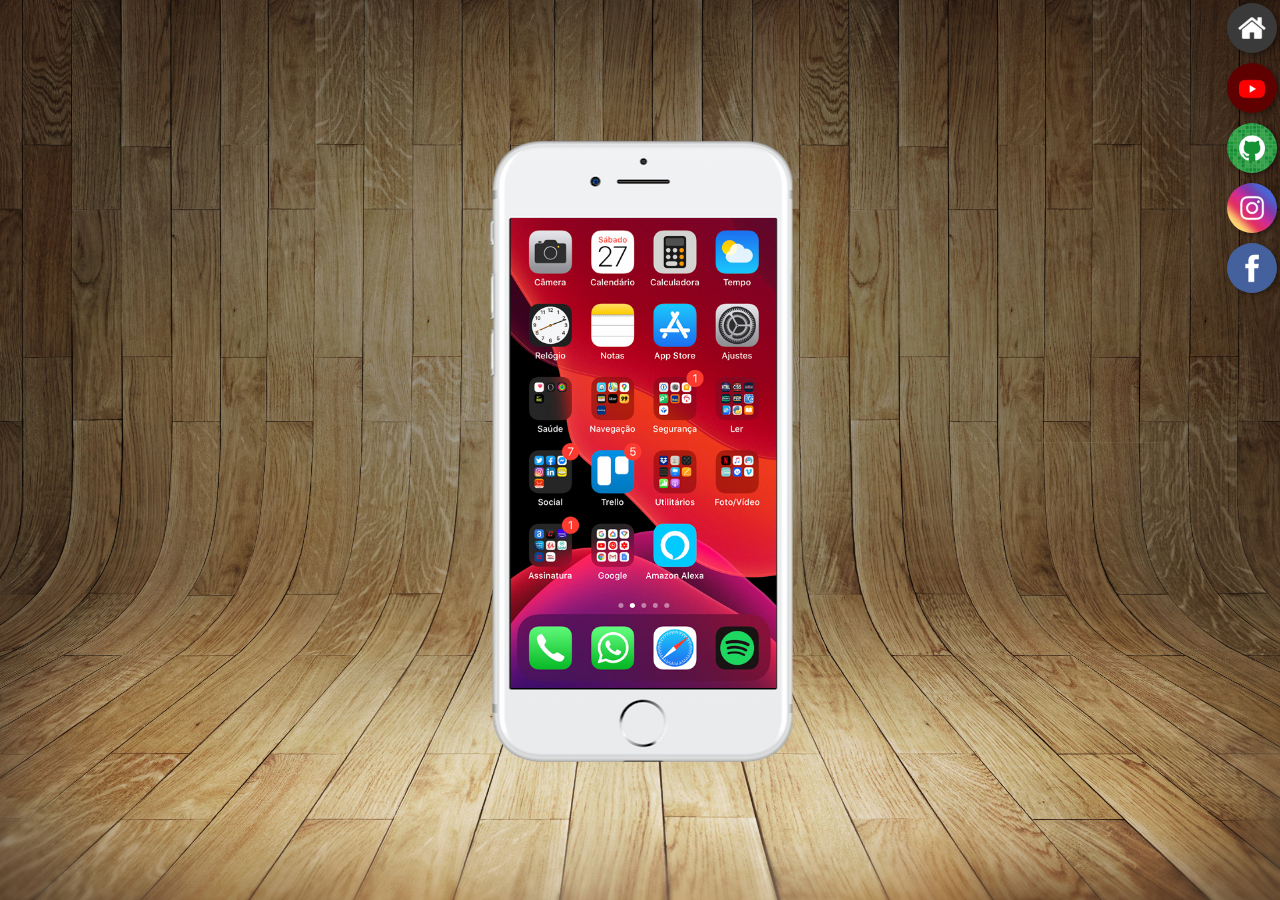
<file: index.html>
<!DOCTYPE html>
<html lang="pt-br">
<head>
    <meta charset="UTF-8">
    <meta name="viewport" content="width=device-width, initial-scale=1.0">
    <link rel="shortcut icon" href="/image/favicon.ico" type="image/x-icon">

    <link rel="stylesheet" href="estilos/style.css">

    <title>social</title>

</head>
<body>

    <main>
        <section id="cel">
            <iframe src="/home.html" frameborder="0" name="tela" id="tela"></iframe>
        </section>

        <section id="redes-sociais">
            
            <a href="/home.html" target="tela" ><img src="/image/imagens/logo-home.jpg" alt=""></a><br>
            
            <a href="/youtube.html" target="tela" ><img src="/image/imagens/logo-youtube.jpg" alt=""></a><br>
            
            <a href="github.html" target="tela" ><img src="/image/imagens/logo-github.jpg" alt=""></a><br>
            
            <a href="instagram.html" target="tela" ><img src="/image/imagens/logo-instagram.jpg" alt=""></a><br>
            
            <a href="facebook.html" target="tela" ><img src="/image/imagens/logo-facebook.jpg" alt=""></a>
        
        </section>
    </main>
    
</body>
</html>
</file>
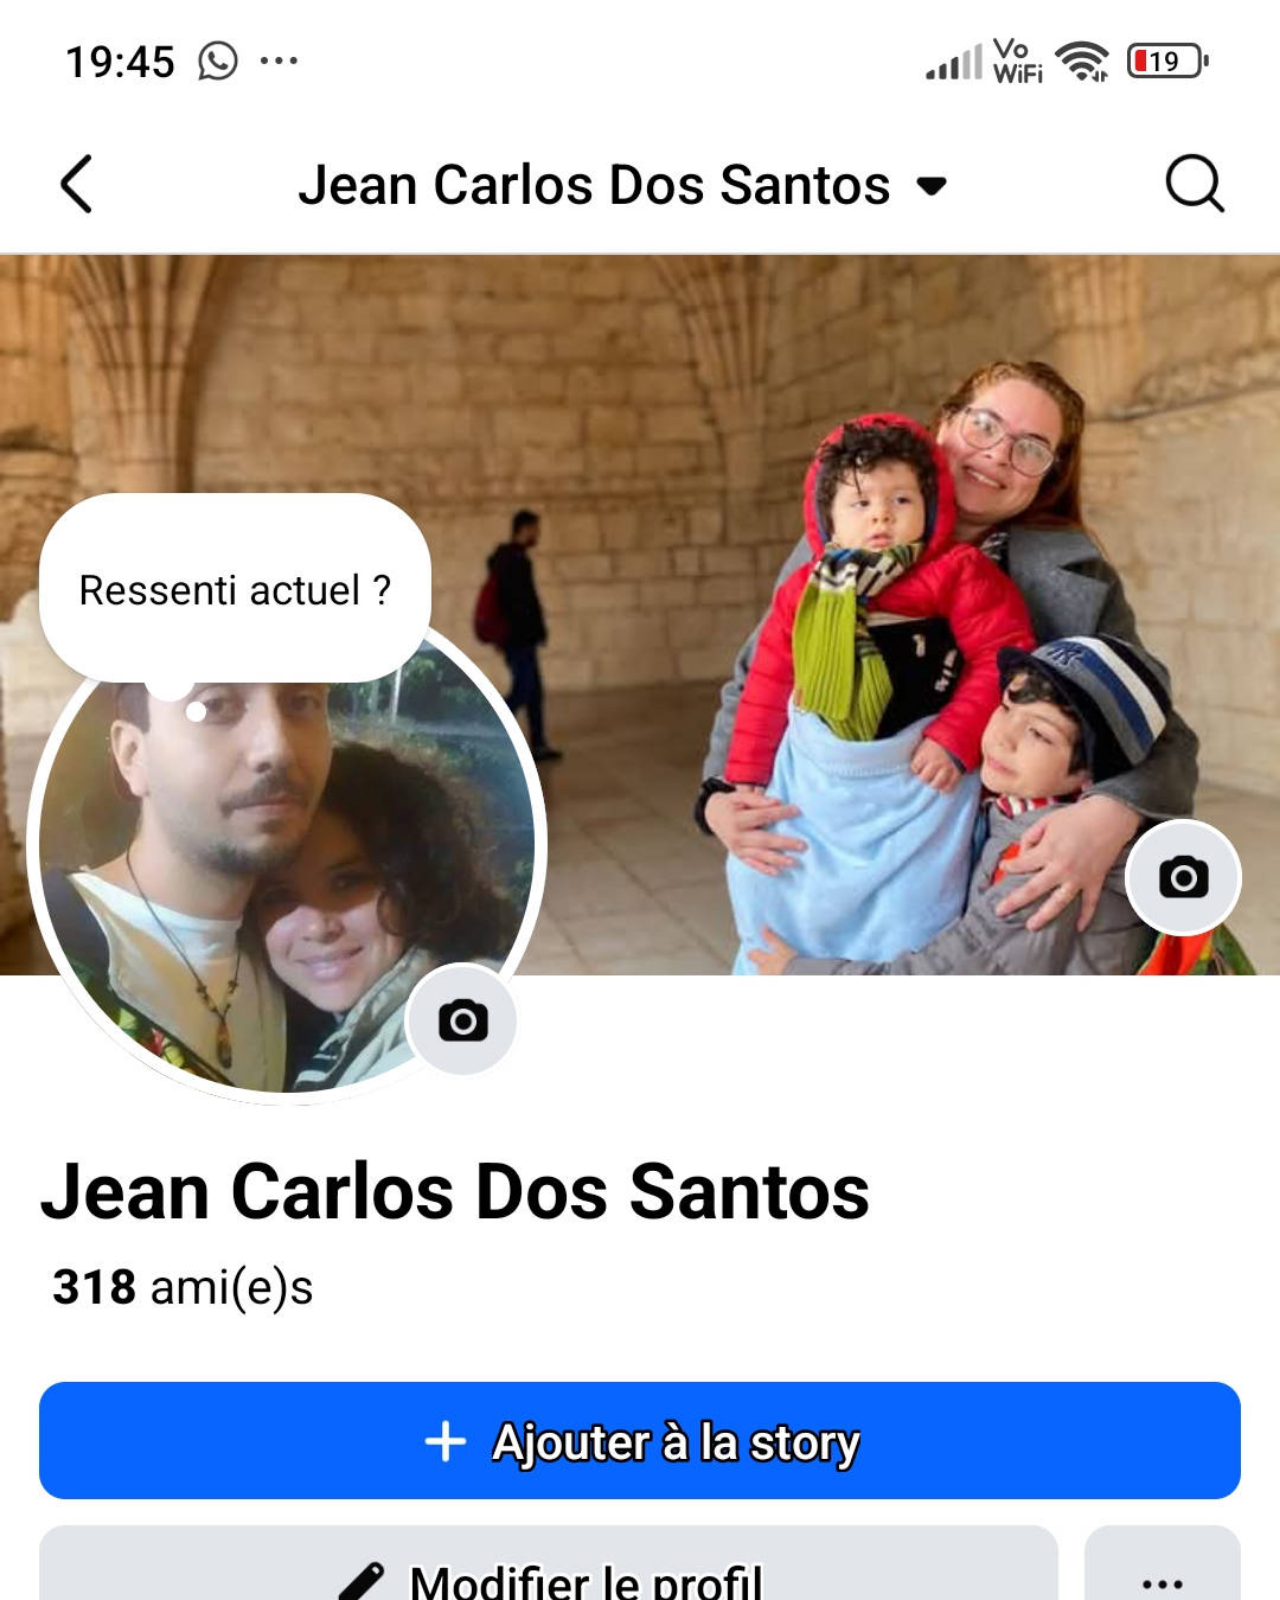
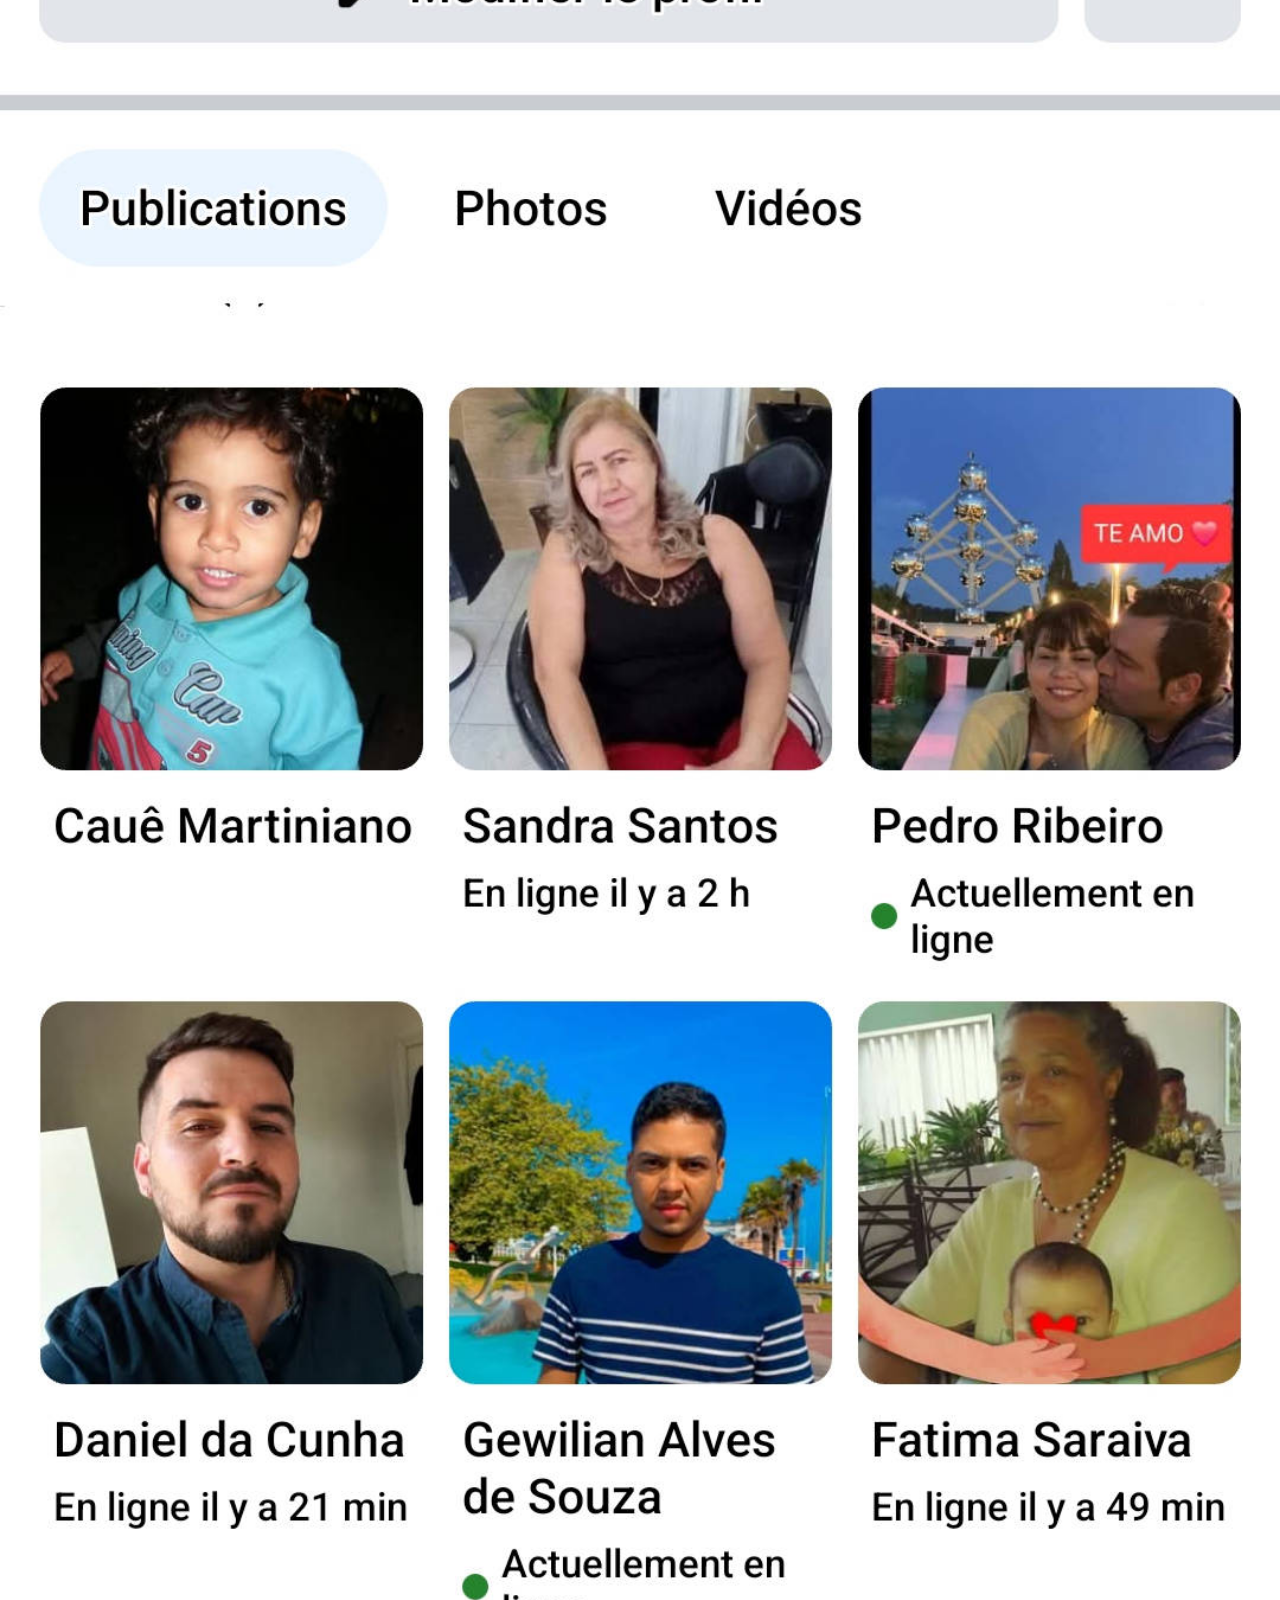
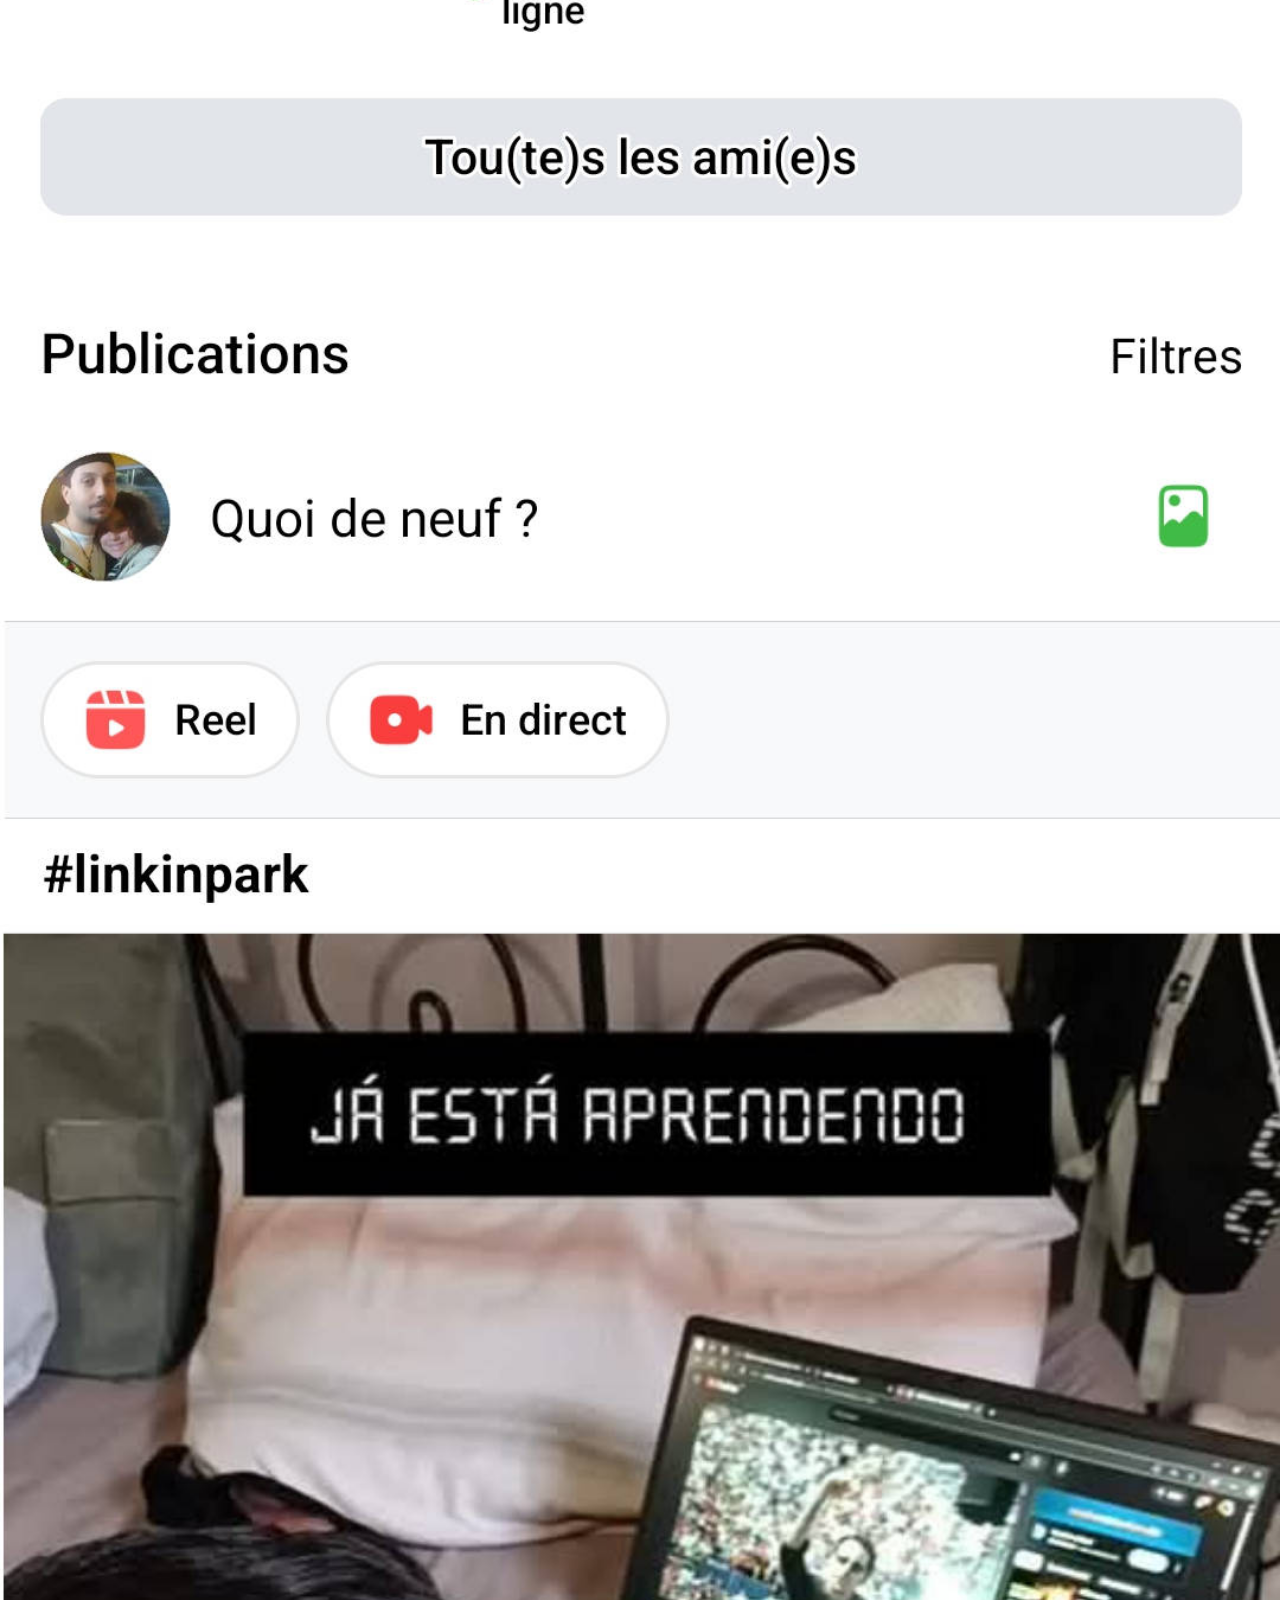
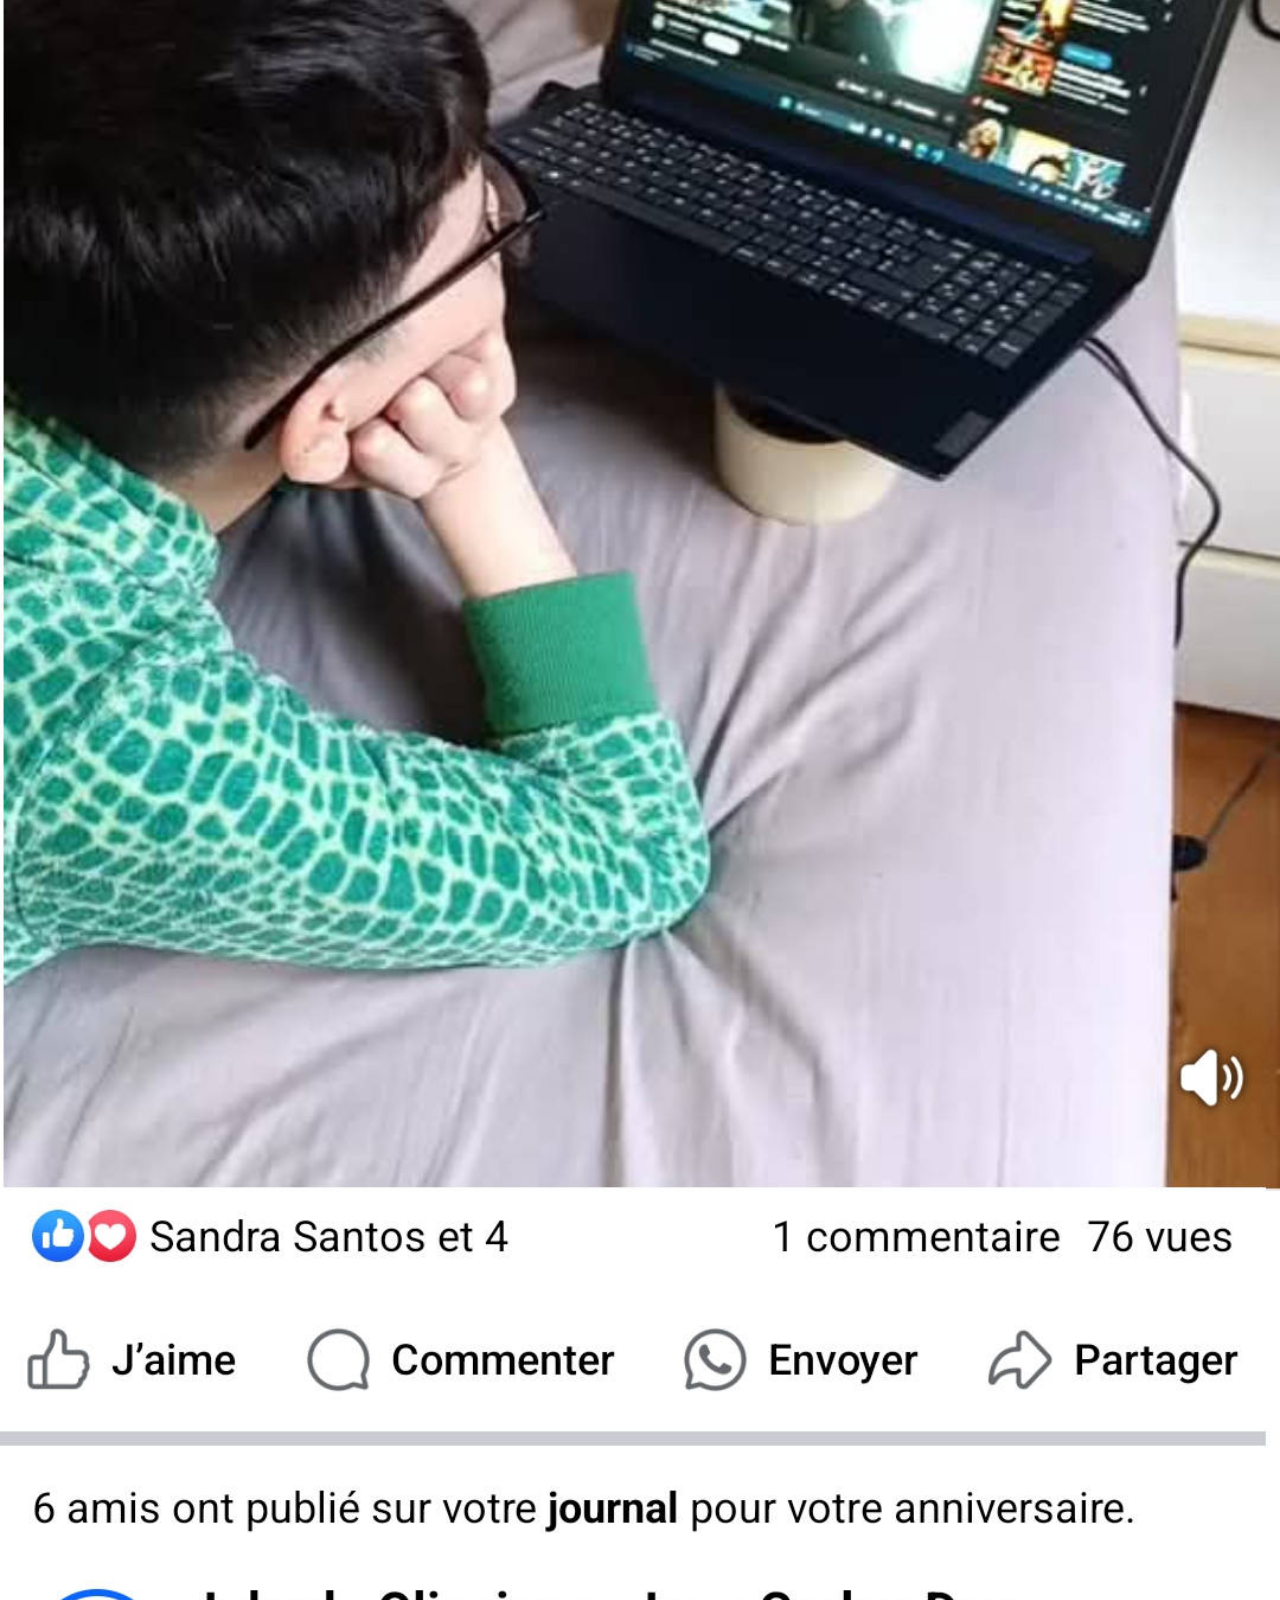
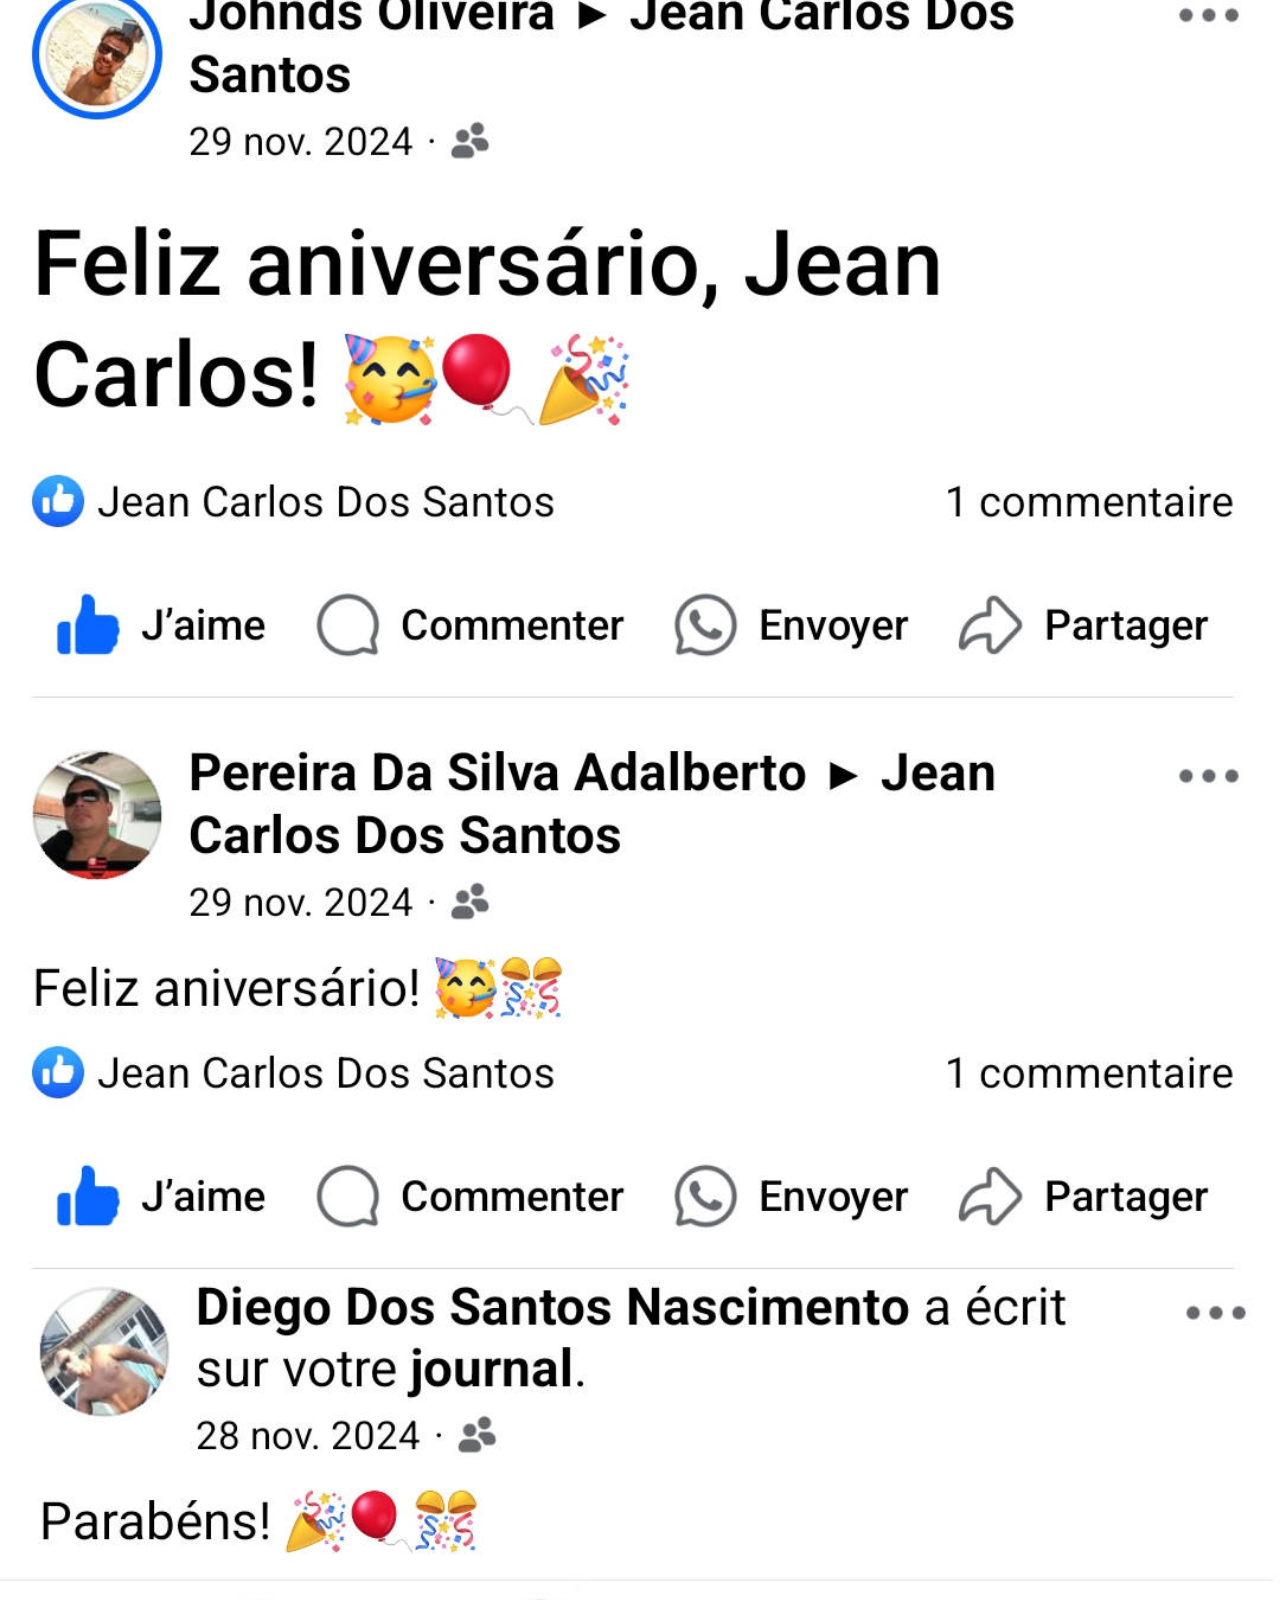
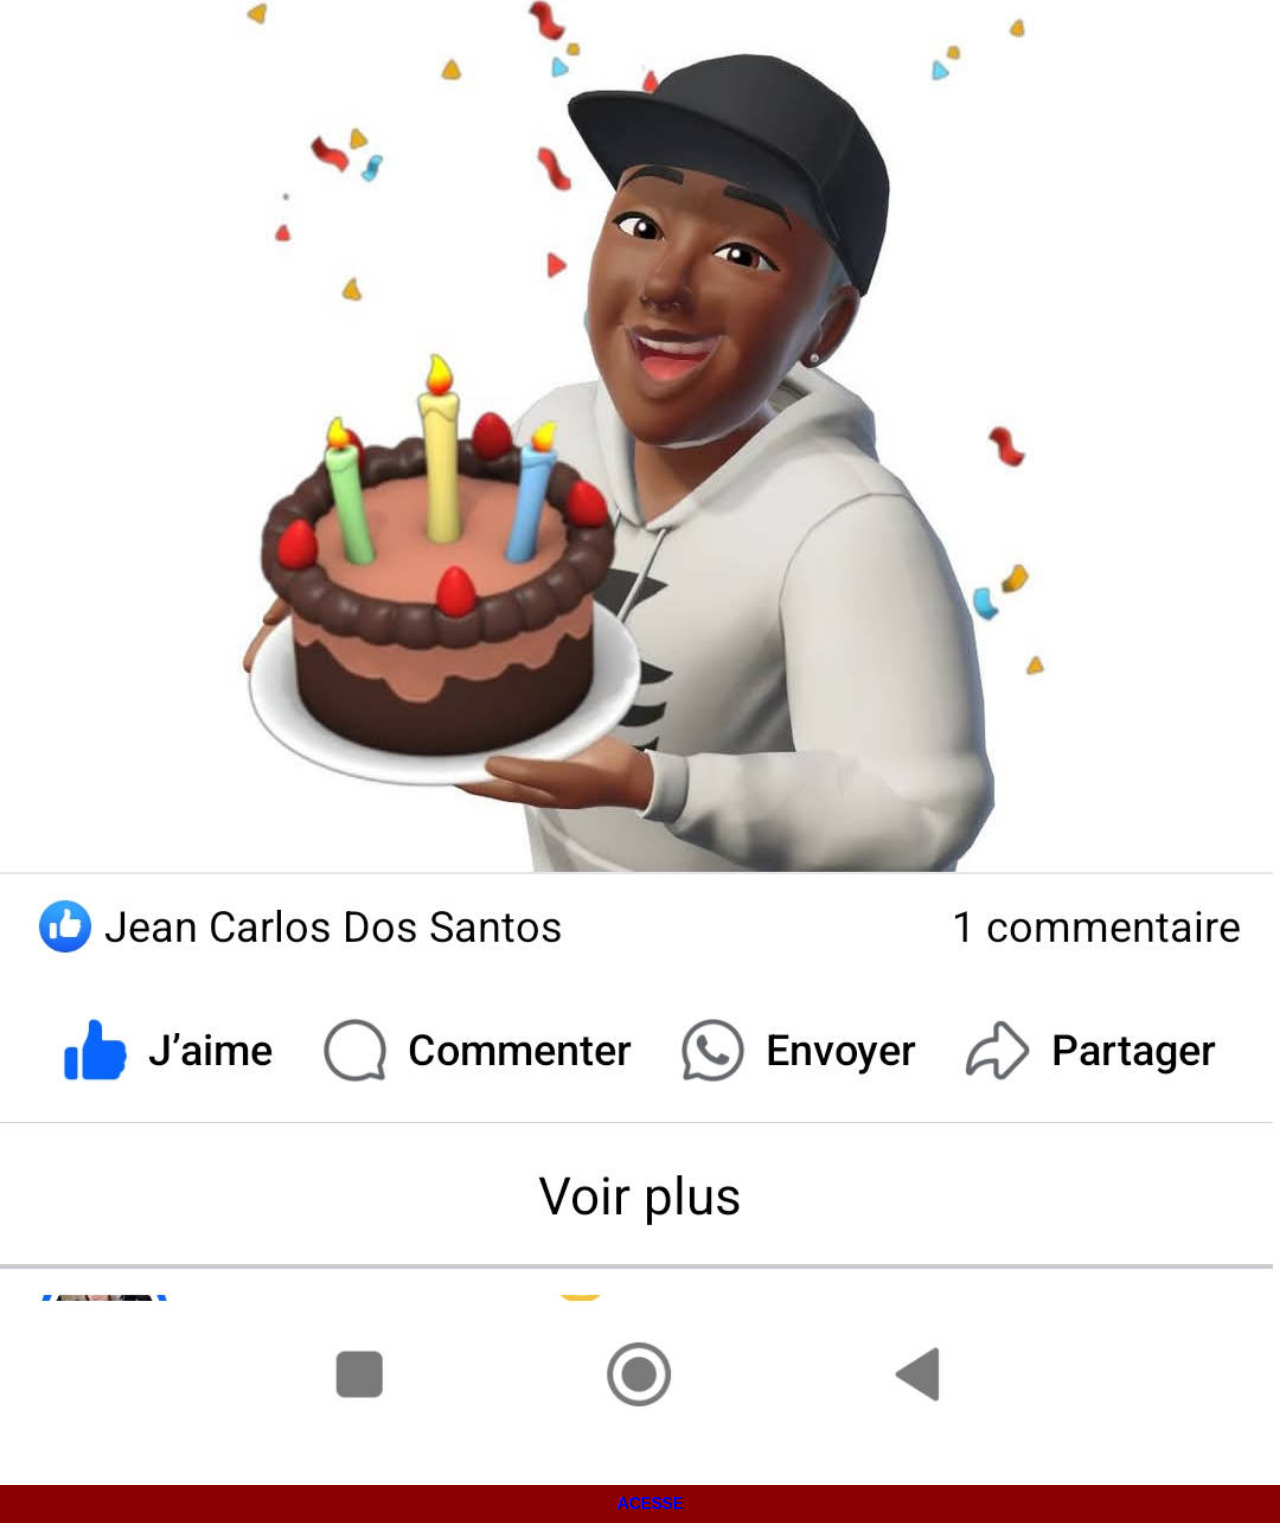
<file: facebook.html>
<!DOCTYPE html>
<html lang="en">
<head>
    <meta charset="UTF-8">
    <meta name="viewport" content="width=device-width, initial-scale=1.0">
    <title>facebook</title>
    <link rel="stylesheet" href="/estilos/social.css">
</head>
<body>
    <img src="/image/imagens/tela_facebook.jpg" alt="facebook">
    <a href="https://www.facebook.com/jcjeancarlos.1/?locale=fr_FR" target="_blank">ACESSE</a>
</body>
</html>
</file>
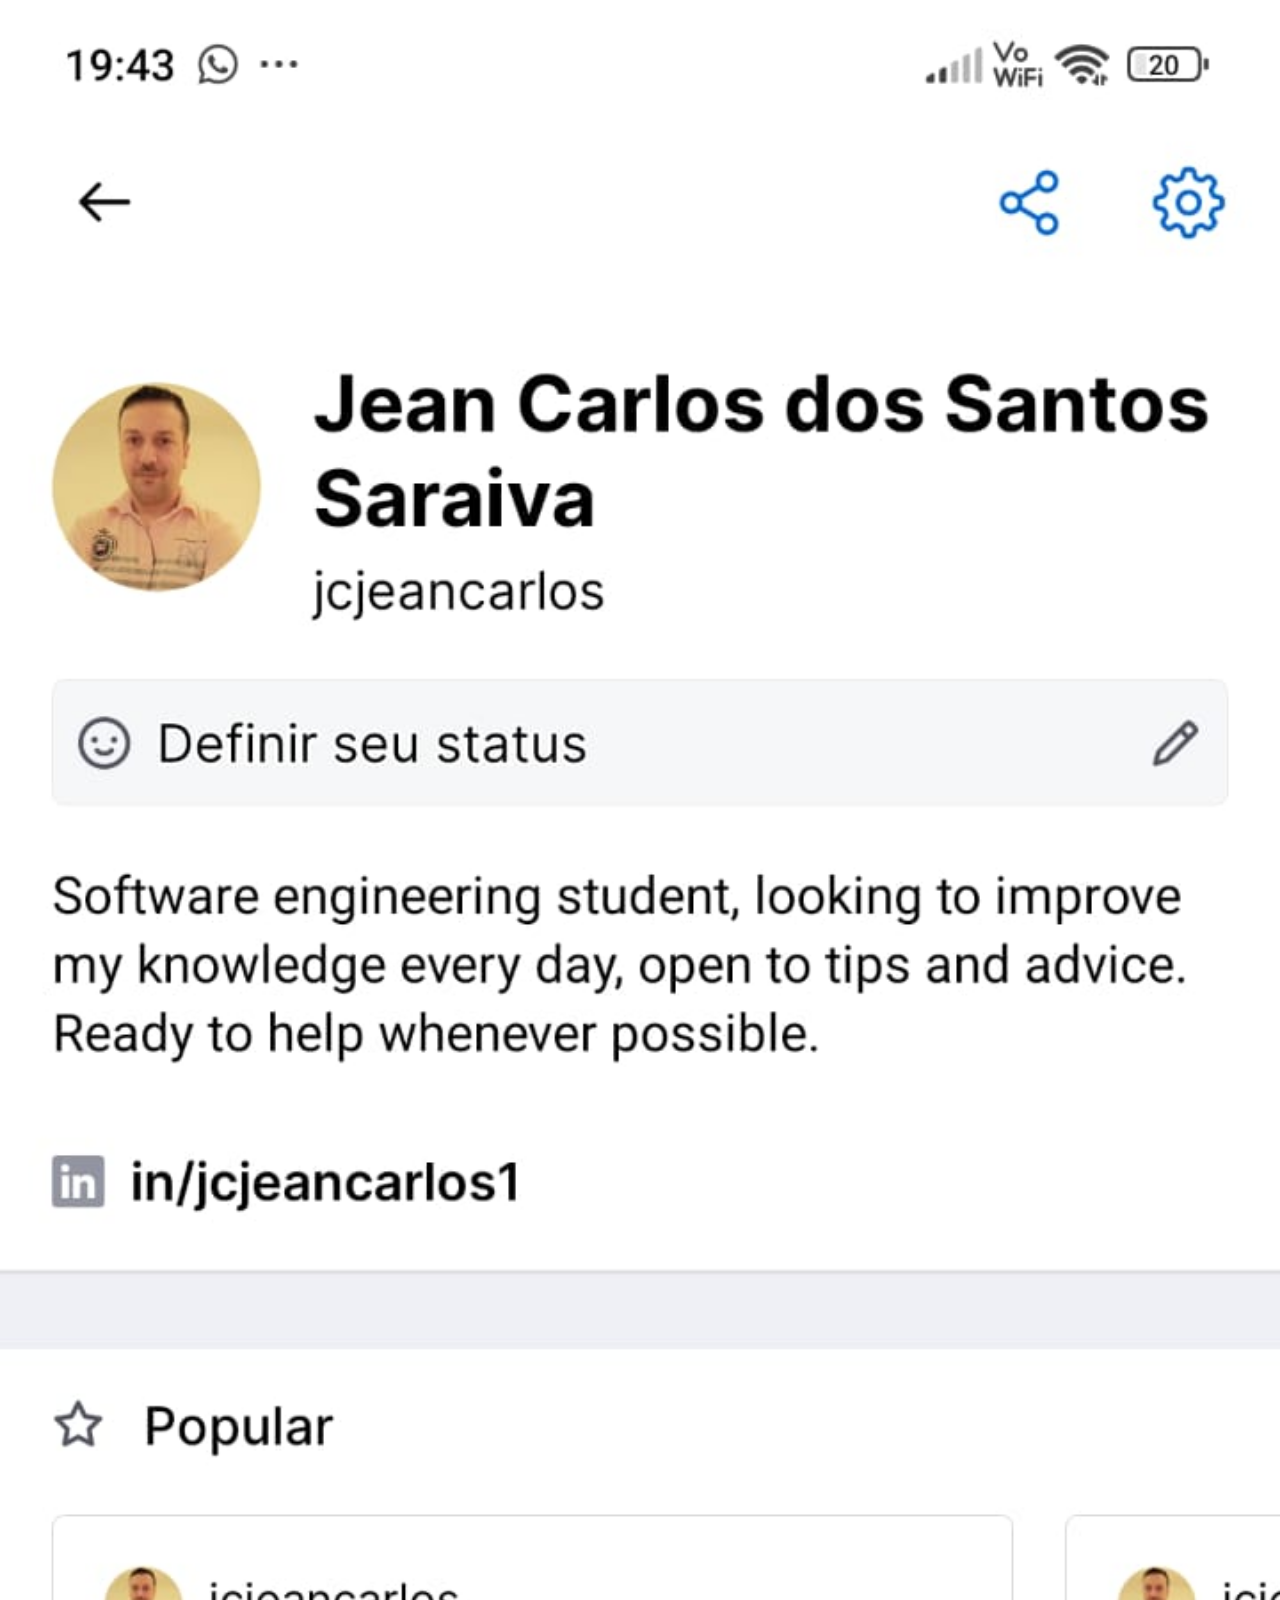
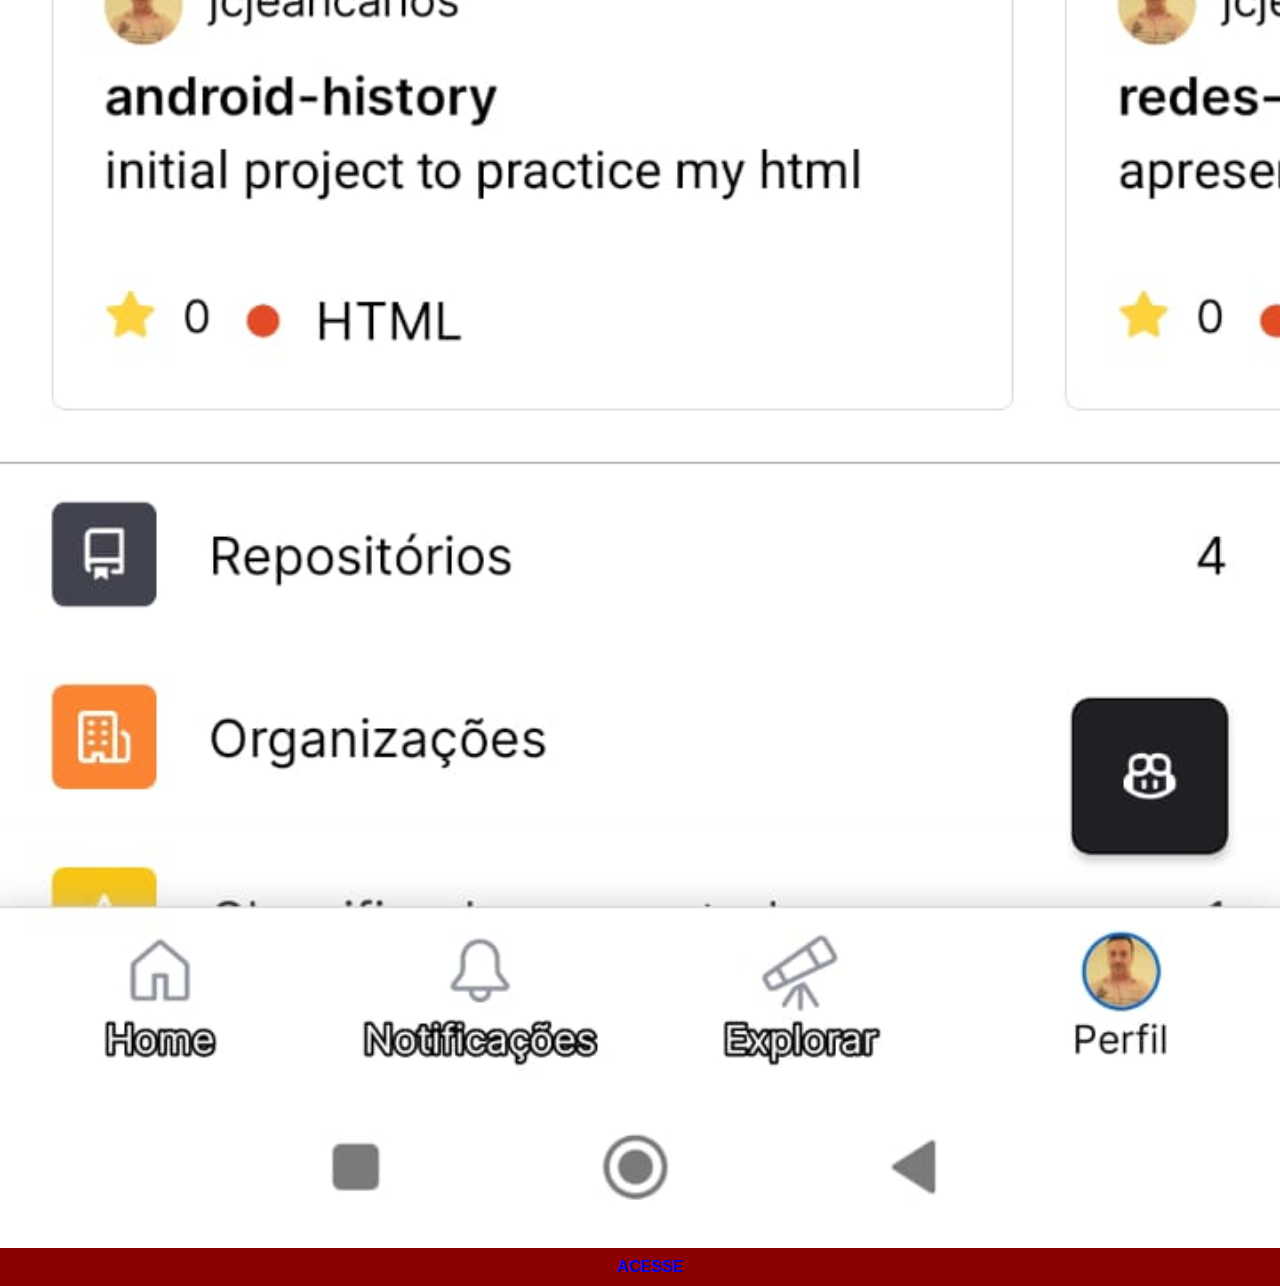
<file: github.html>
<!DOCTYPE html>
<html lang="en">
<head>
    <meta charset="UTF-8">
    <meta name="viewport" content="width=device-width, initial-scale=1.0">
    <title>github</title>
    <link rel="stylesheet" href="/estilos/social.css">
</head>
<body>
    <img src="/image/imagens/tela_git.jpeg" alt="">
    <a href="https://github.com/jcjeancarlos" target="_blank">ACESSE</a>
    
</body>
</html>
</file>
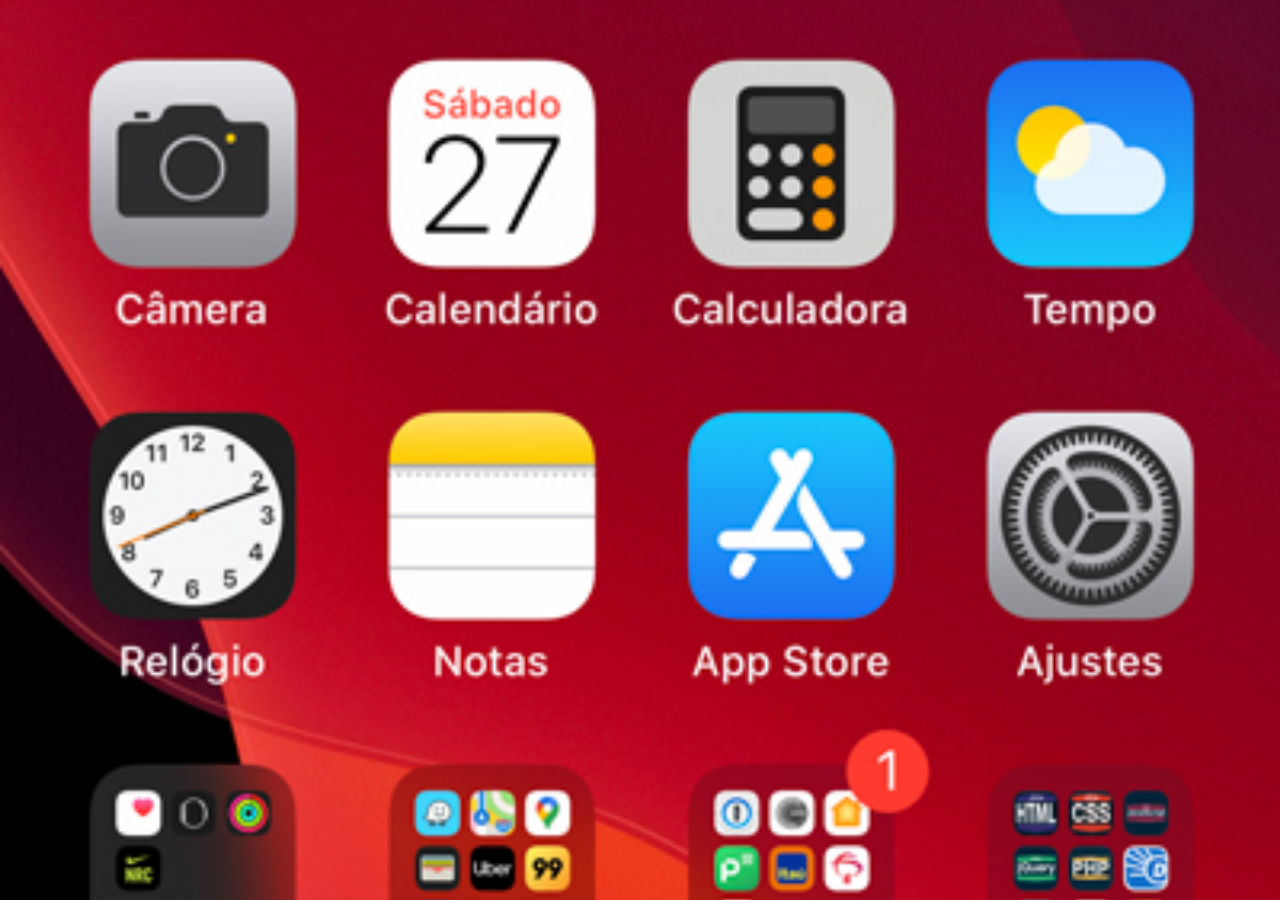
<file: home.html>
<!DOCTYPE html>
<html lang="pt-br">
<head>
    <meta charset="UTF-8">
    <meta name="viewport" content="width=device-width, initial-scale=1.0">
    <title>home</title>
    <style>
        * {
            margin: 0px;
            padding: 0px;
        }

        body {
            width: 100vw;
            height: 100vh;
            background: black url(/image/imagens/tela-home.jpg) no-repeat top center;
            background-size: cover;
        }

    </style>    
</head>

<body>   
</body>
</html>
</file>
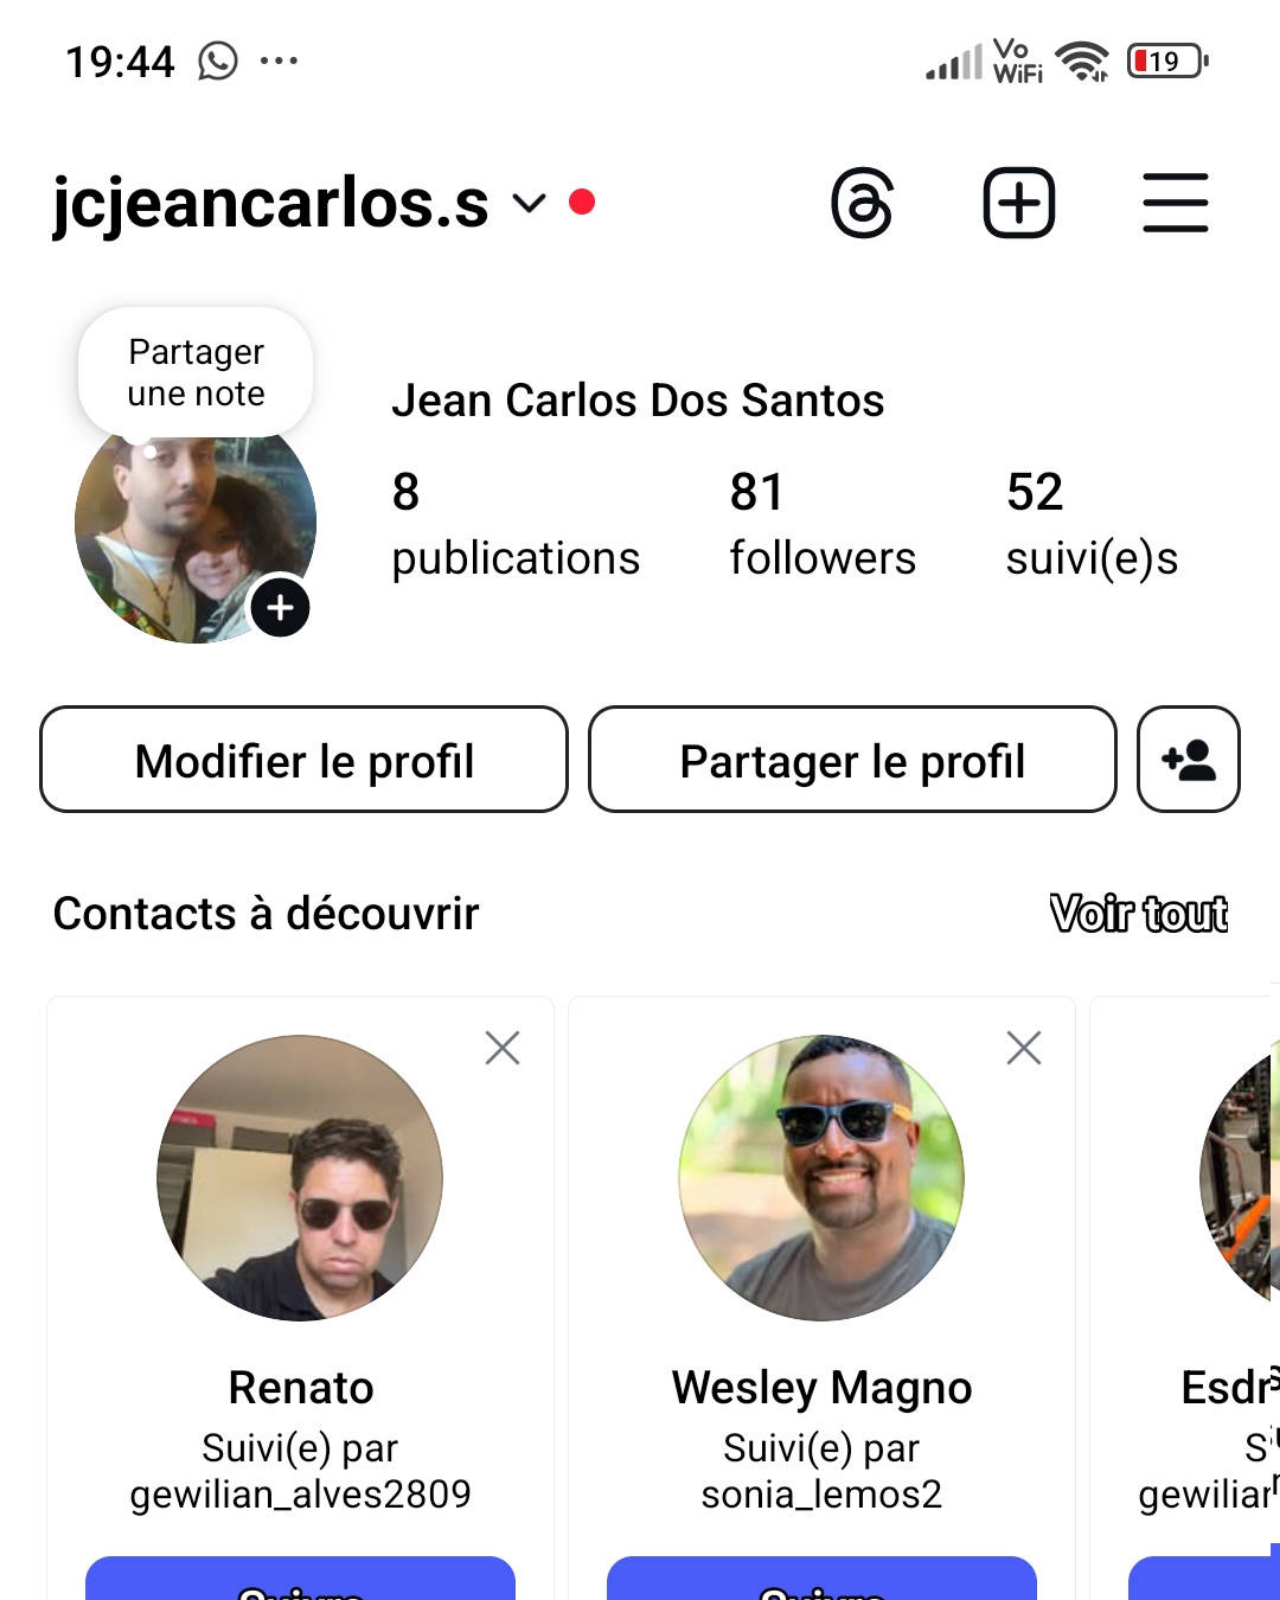
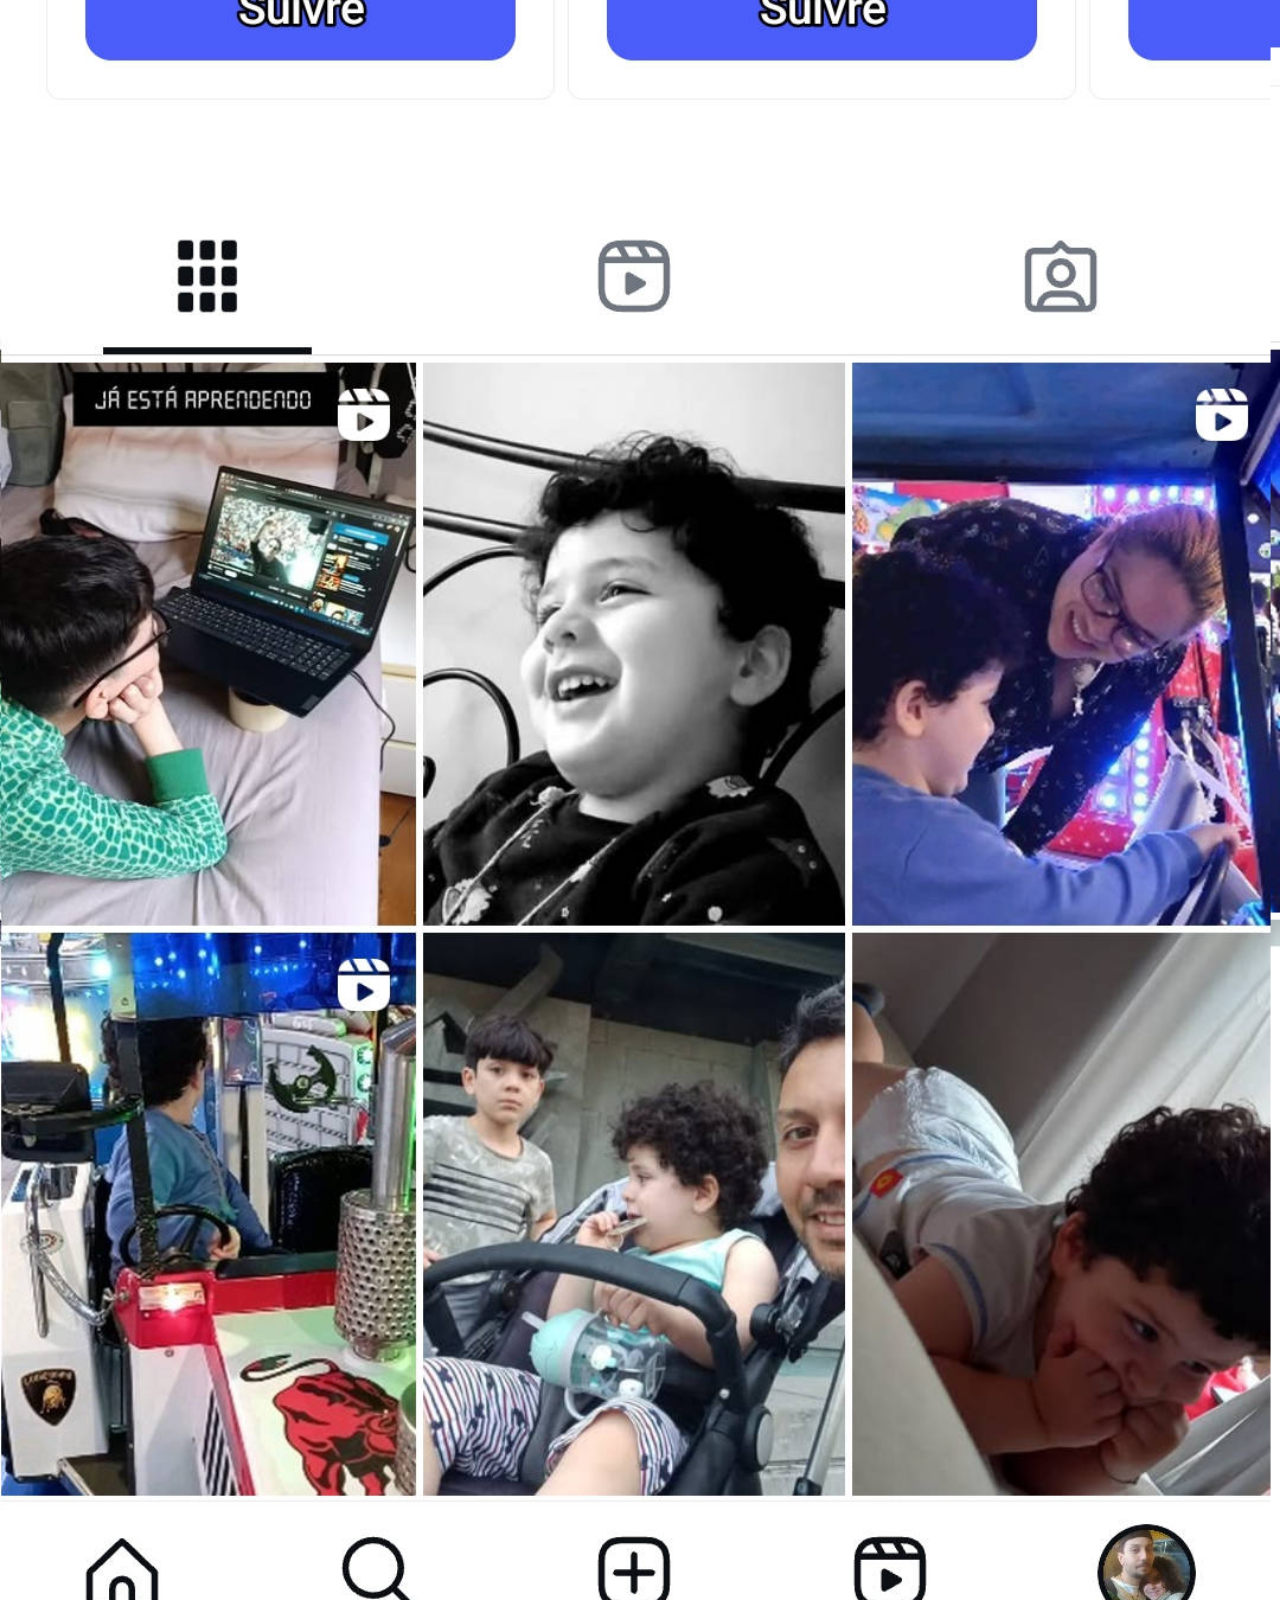
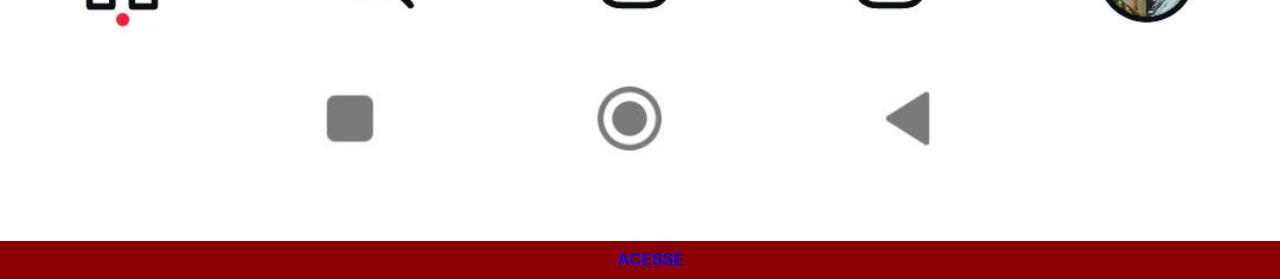
<file: instagram.html>
<!DOCTYPE html>
<html lang="en">
<head>
    <meta charset="UTF-8">
    <meta name="viewport" content="width=device-width, initial-scale=1.0">
    <title>instagram</title>
    <link rel="stylesheet" href="/estilos/social.css">
</head>
<body>
    <img src="/image/imagens/tela_instagram.jpg" alt="instagram">
    <a href="https://www.instagram.com/jcjeancarlos.s/#" target="_blank">ACESSE</a>
</body>
</html>
</file>
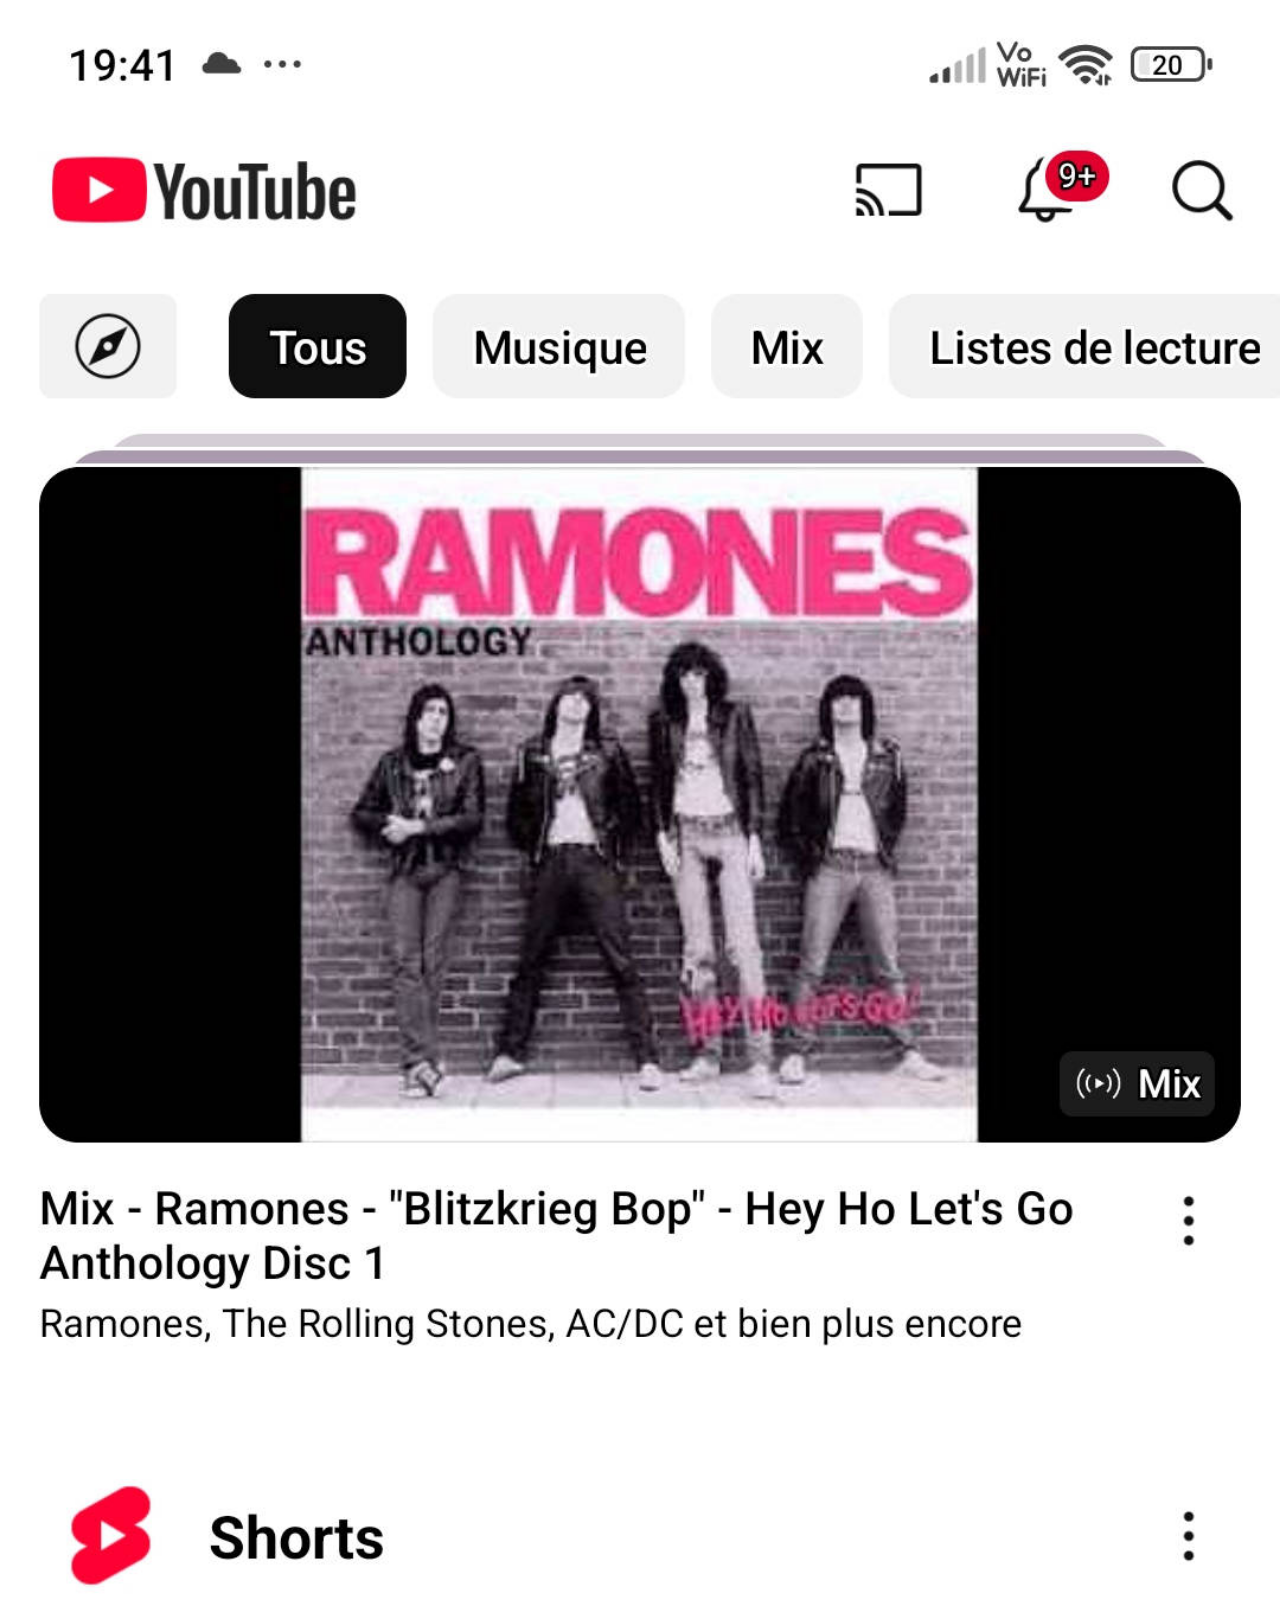
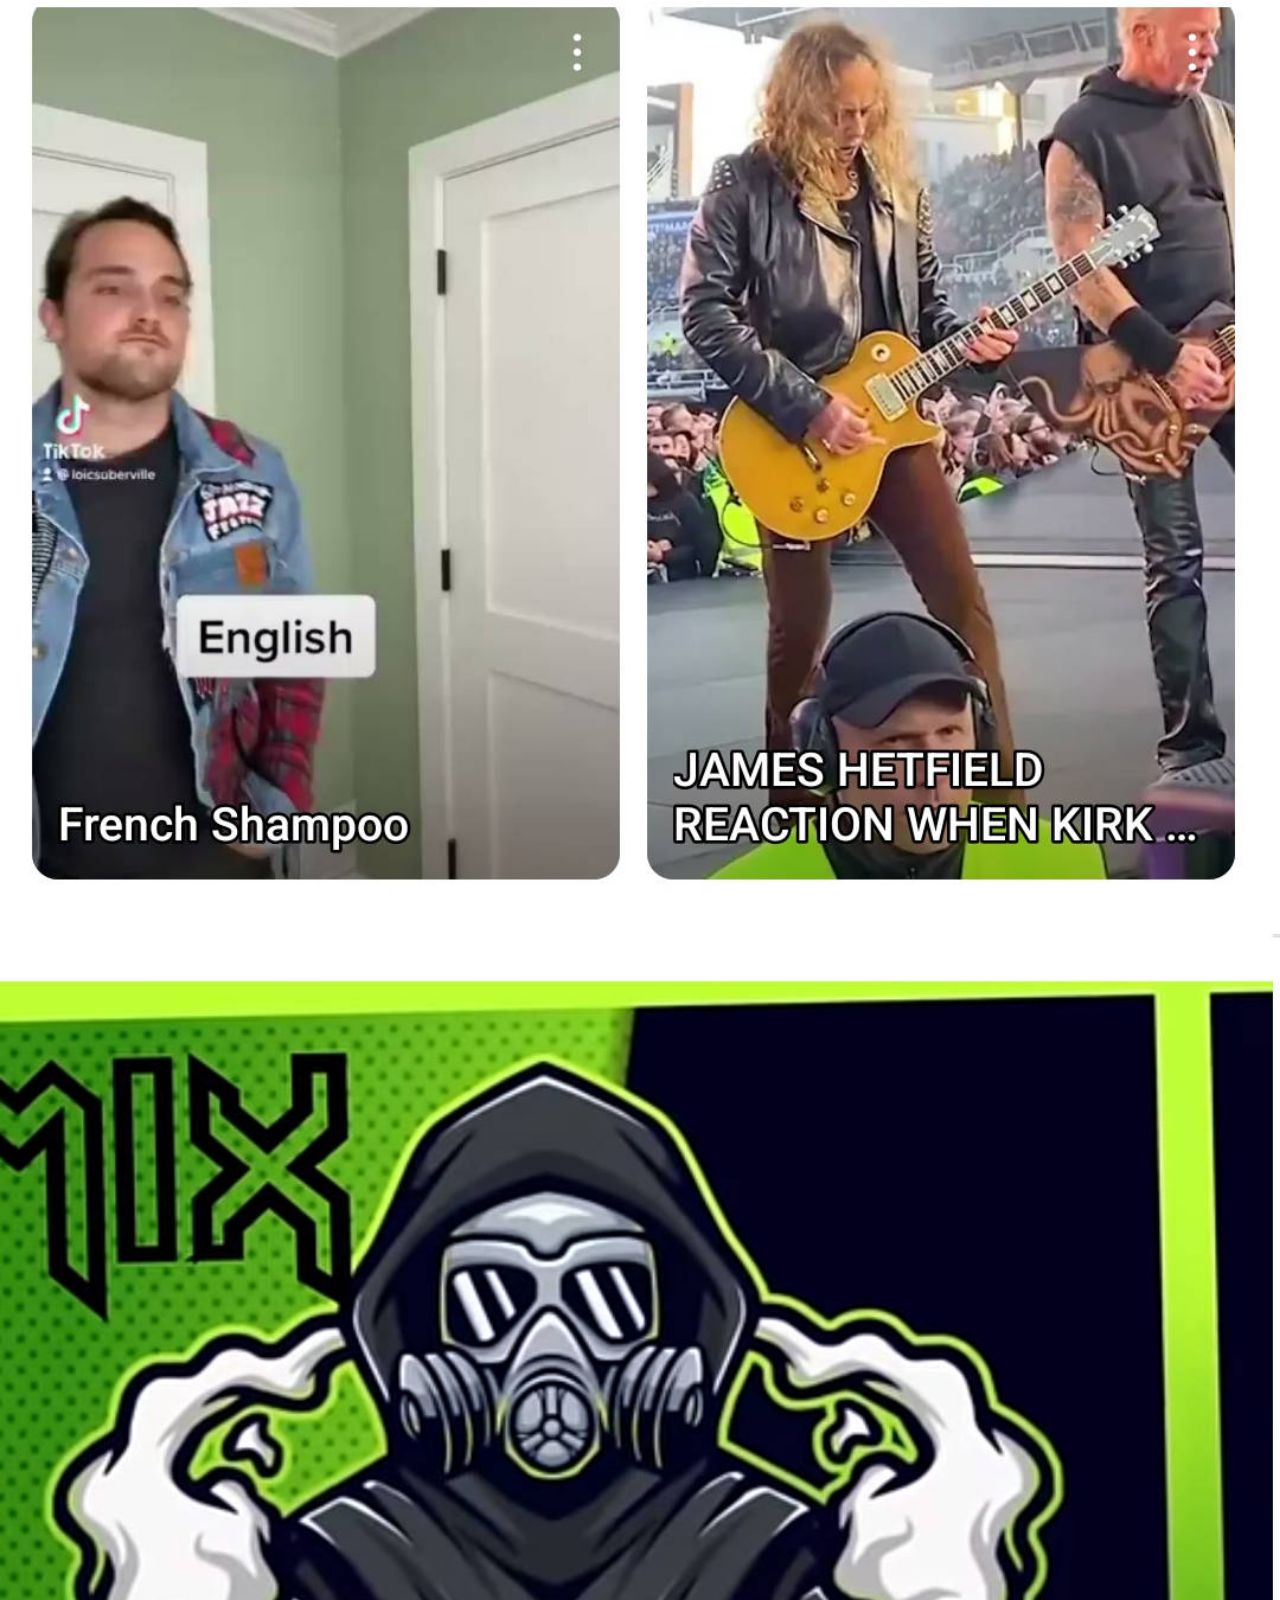
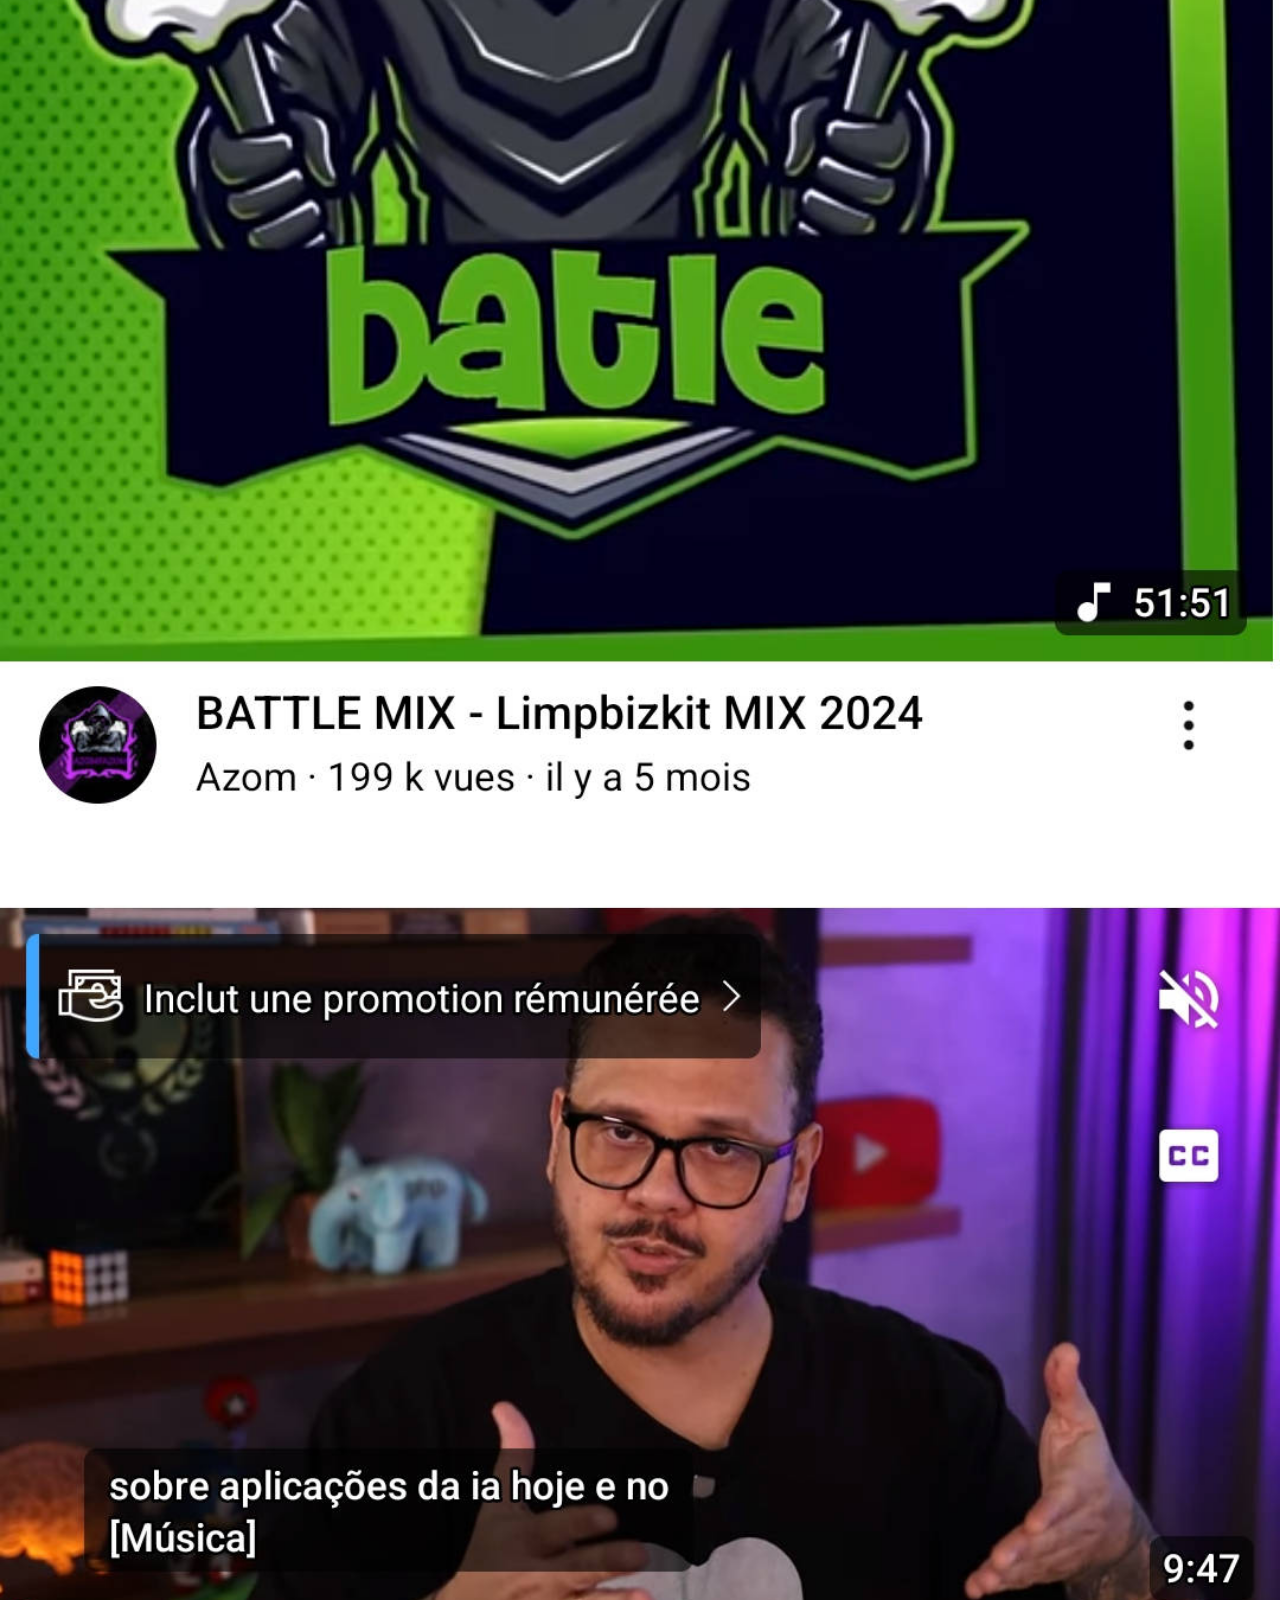
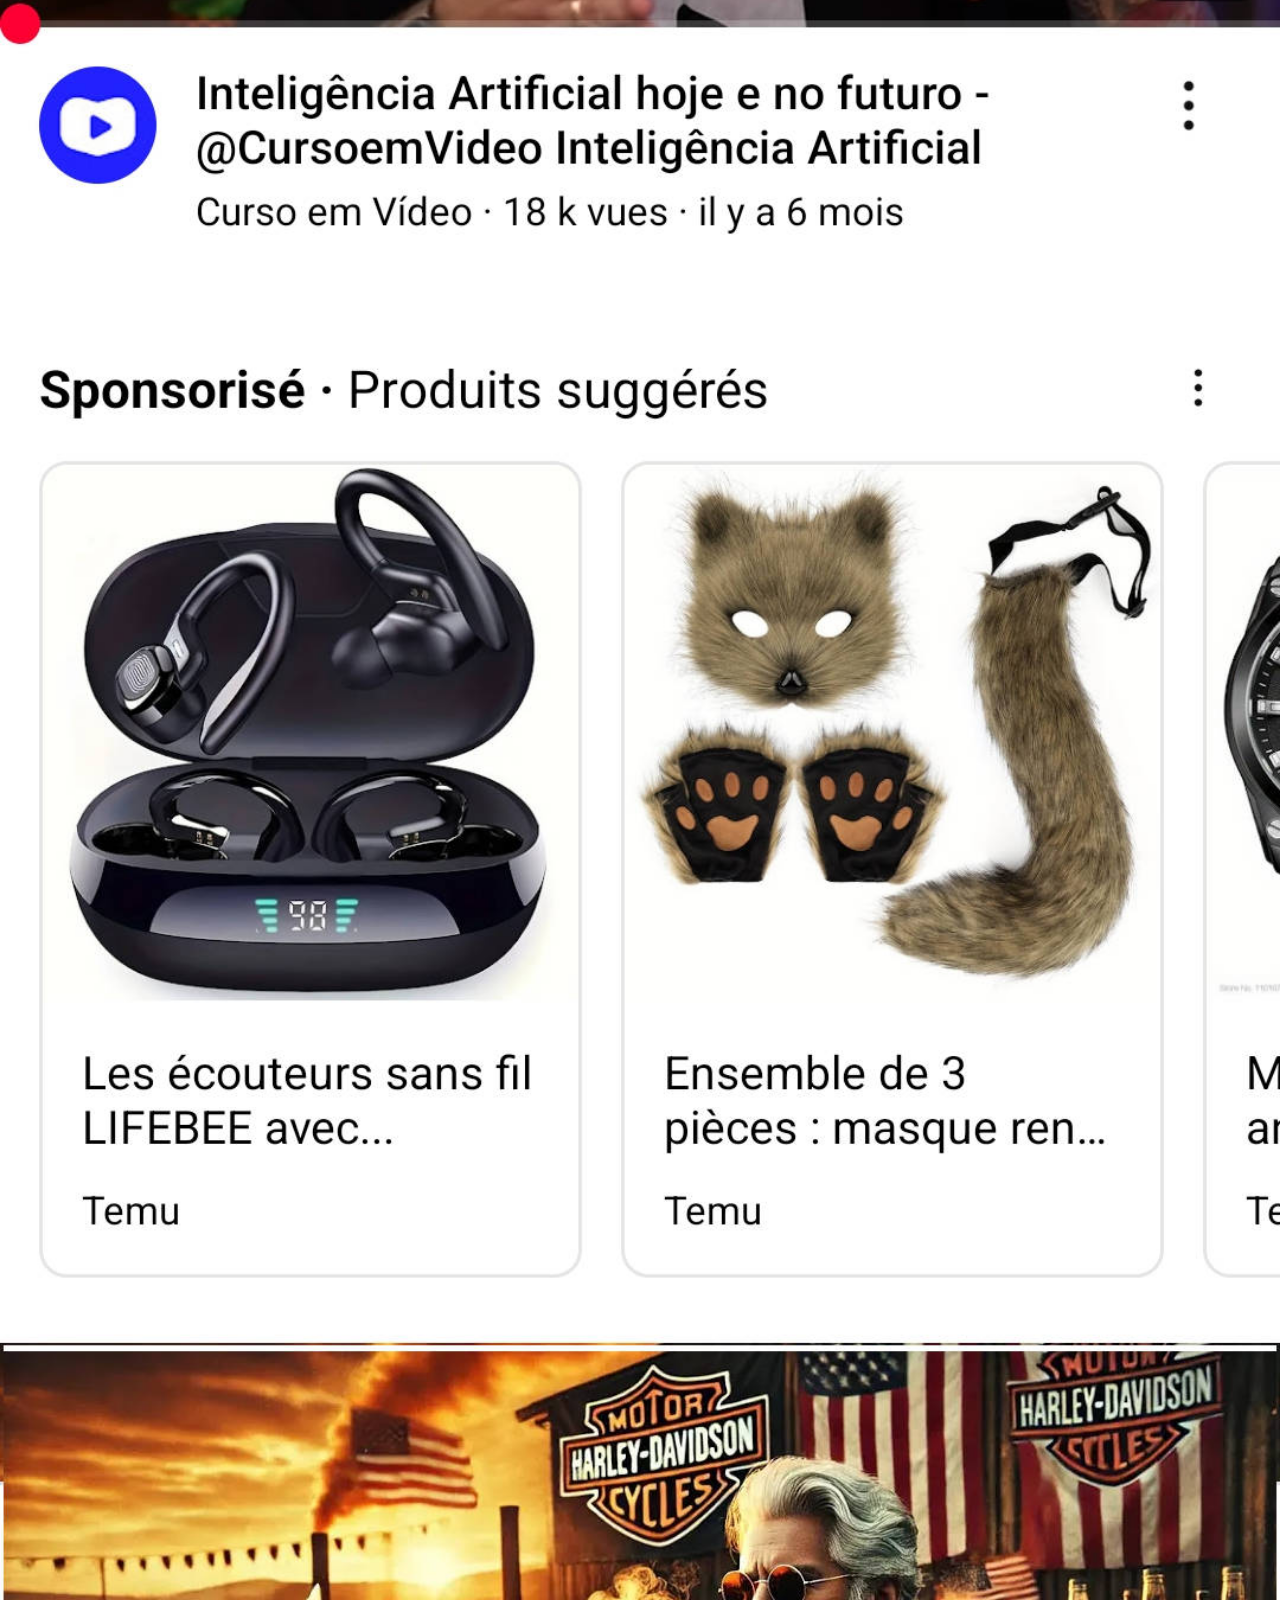
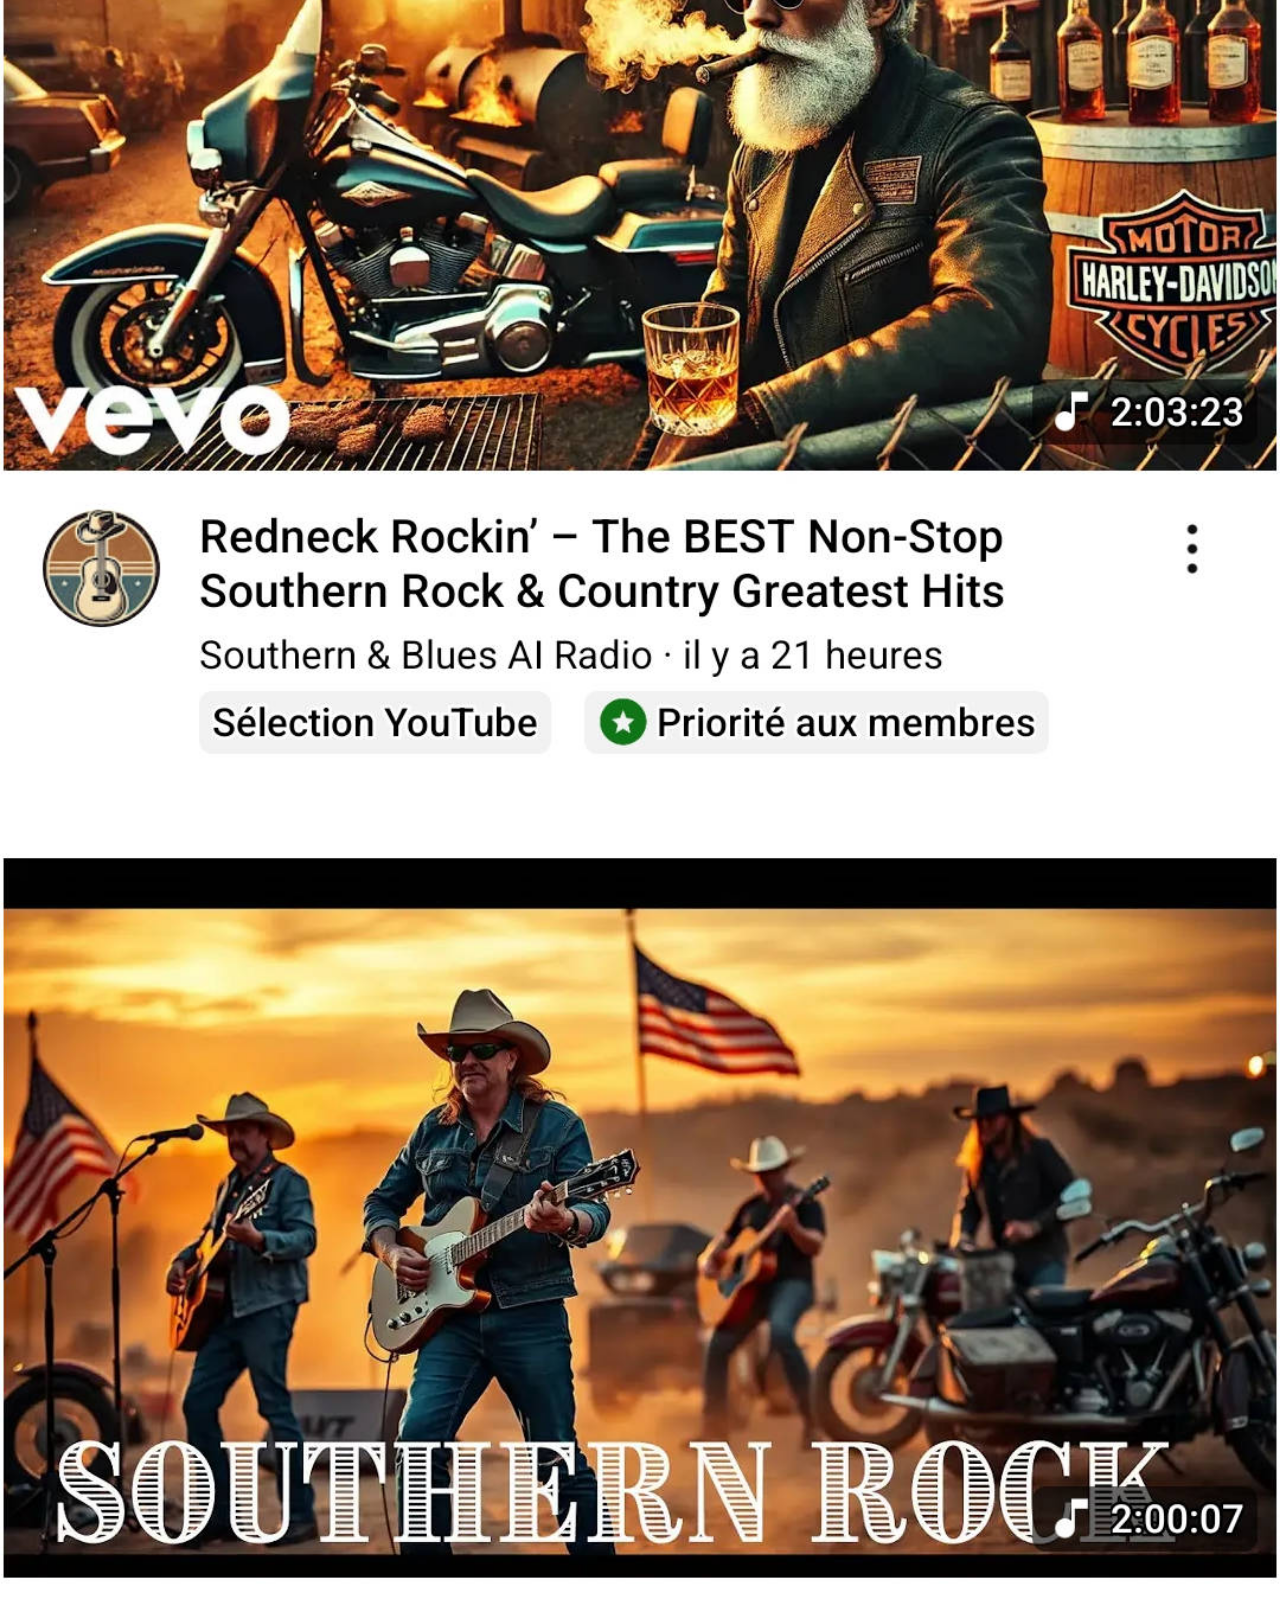
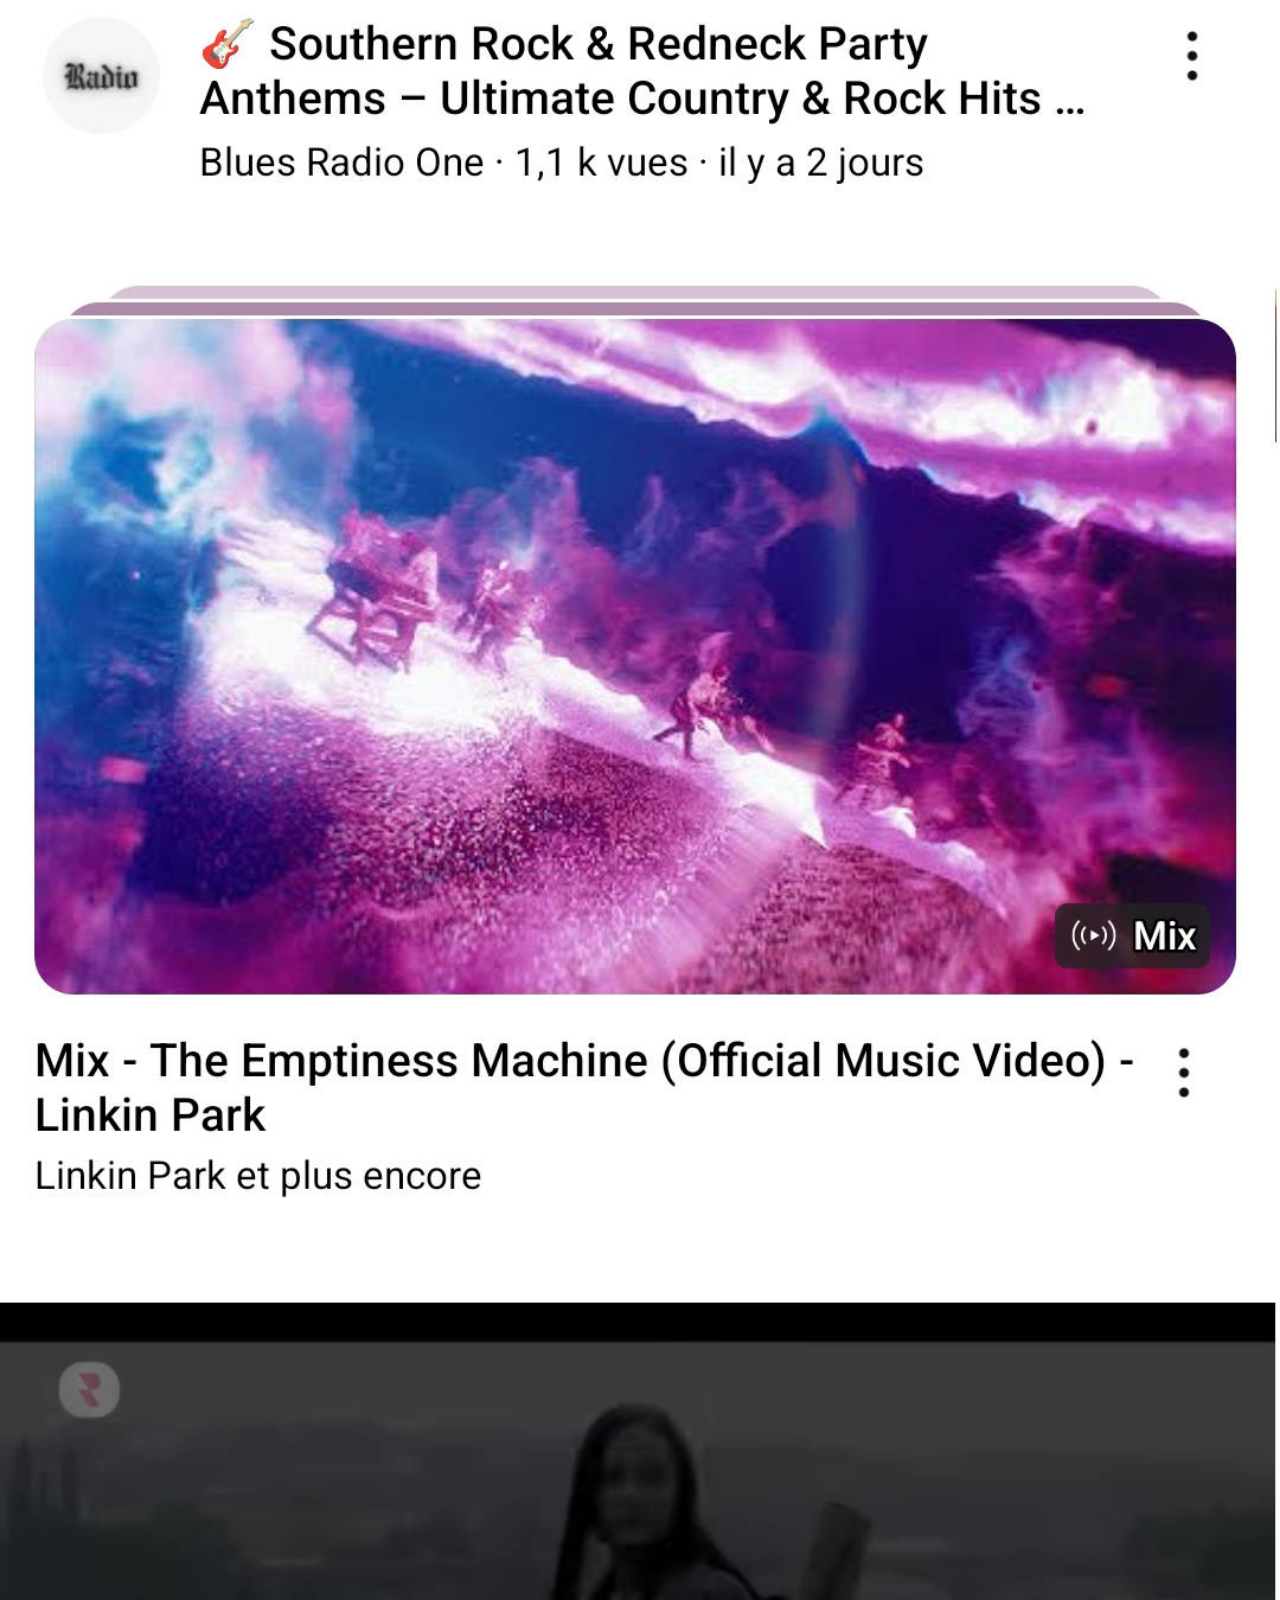
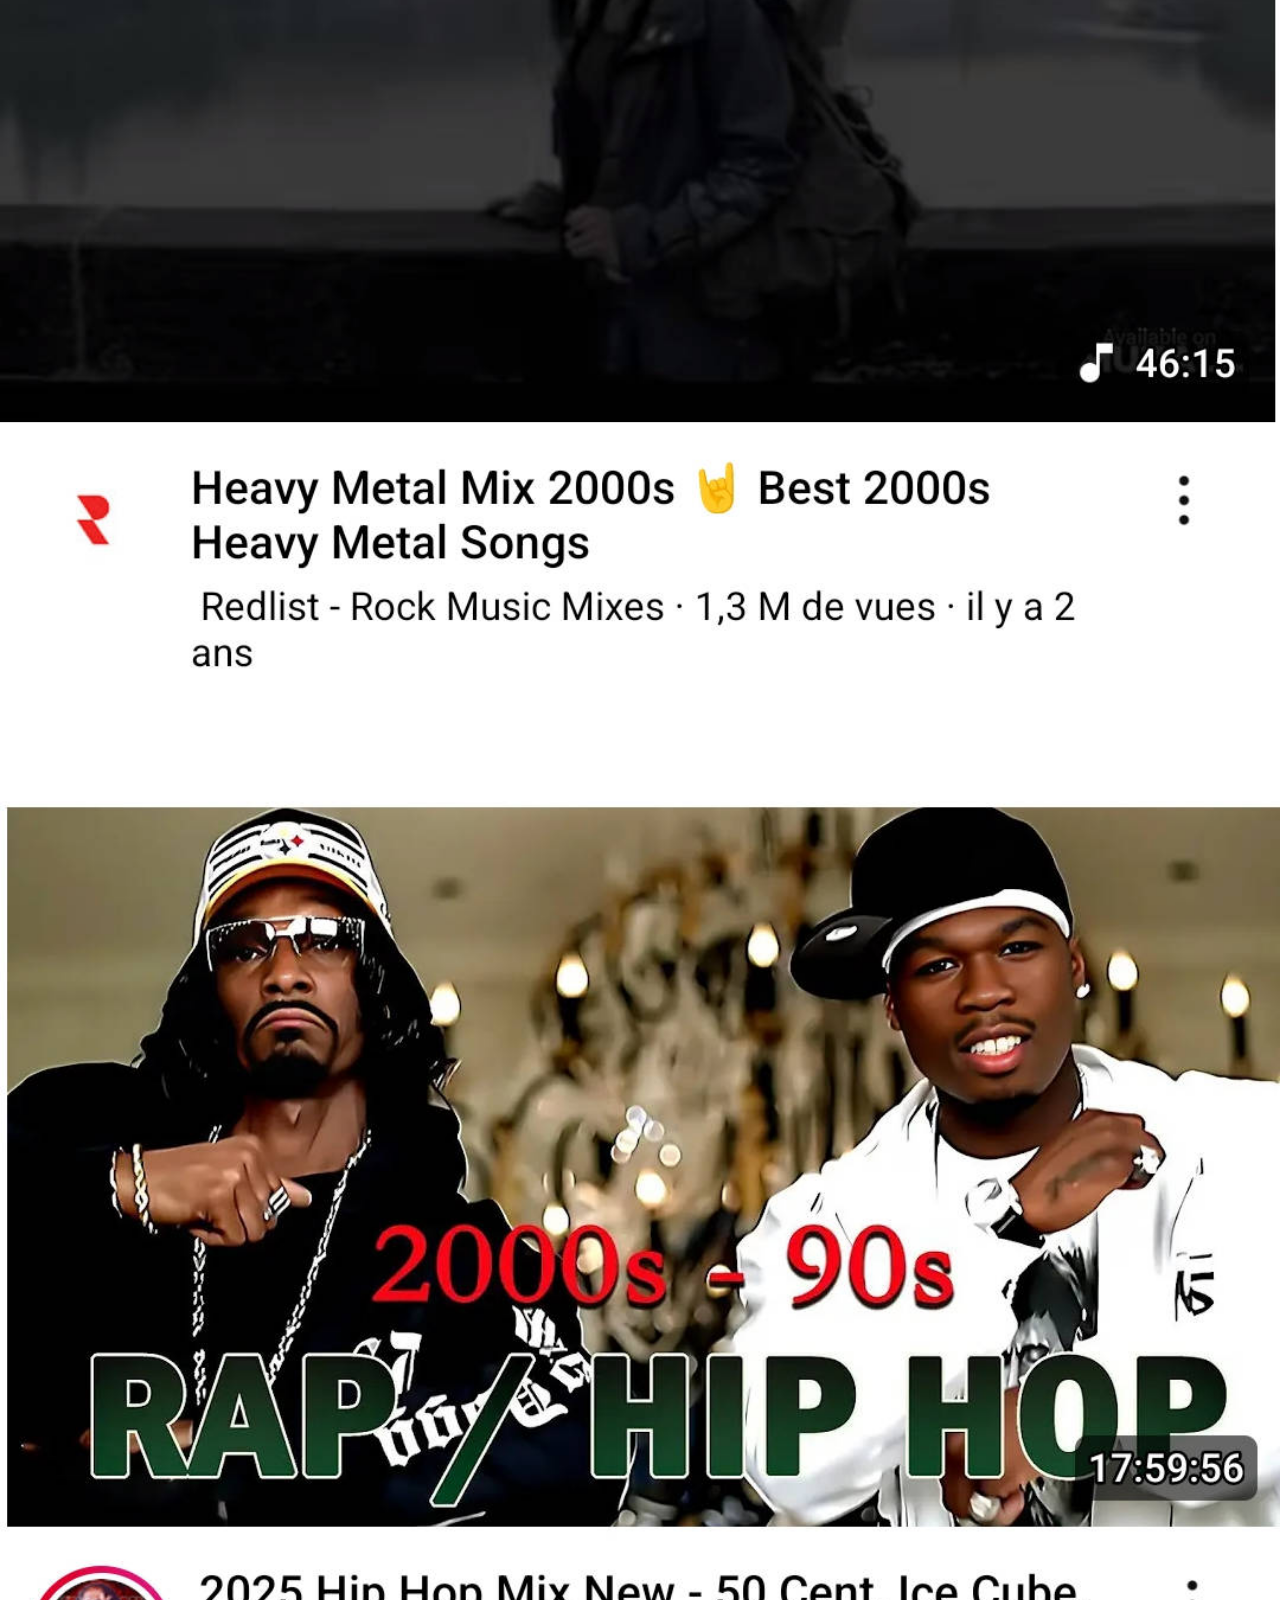
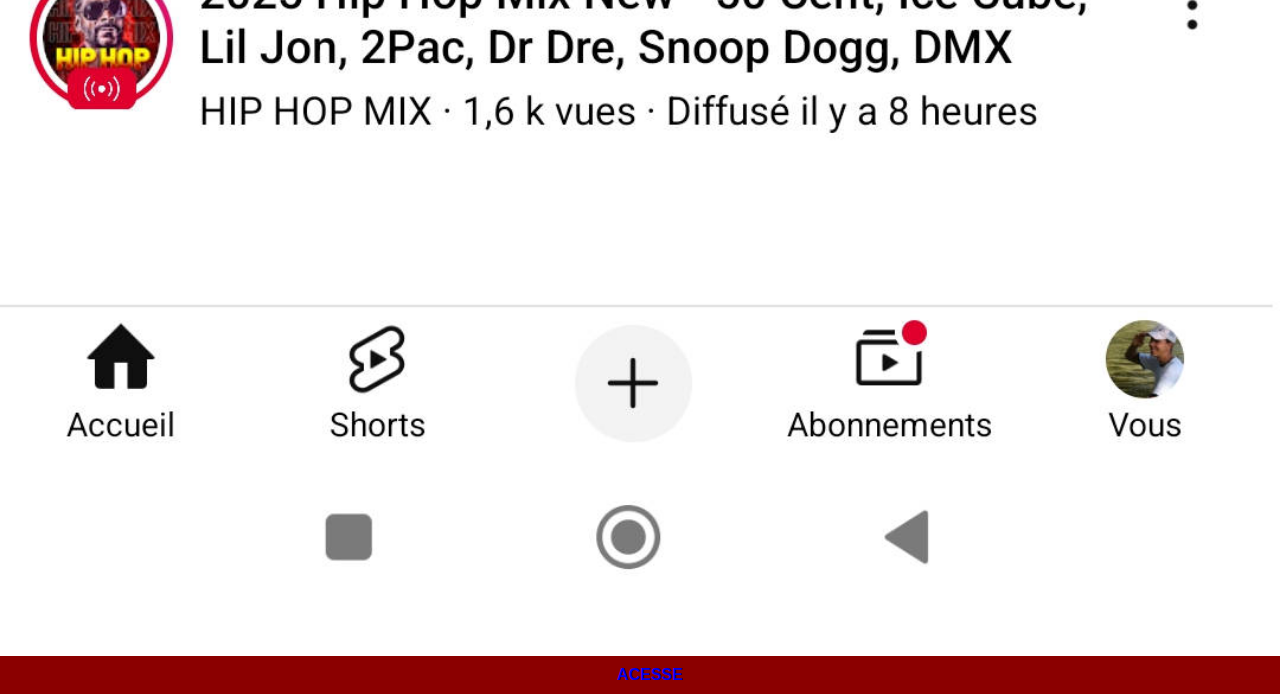
<file: youtube.html>
<!DOCTYPE html>
<html lang="en">
<head>
    <meta charset="UTF-8">
    <meta name="viewport" content="width=device-width, initial-scale=1.0">
    <title>youtube</title>
    <link rel="stylesheet" href="/estilos/social.css">
</head>
<body>
    <img src="/image/imagens/tela_youtube.jpg" alt="youtube">
    <a href="https://www.youtube.com" target="blank">ACESSE</a>
    
</body>
</html>
</file>
<file: estilos/style.css>
@charset "UTF-8";

* {
    margin: 0px;
    padding: 0px;
    font-family: Arial, Helvetica, sans-serif;
}

html, body {
    height: 100vh;
    width: 100vw; 
    background-color: black 
}

main {
    height: 100vh;
    position: relative;
}

body {
    background: url(../image/imagens/fundo-madeira.jpg) no-repeat top center;
    background-size: cover;
    background-attachment: fixed;
}

section#cel {
    position: absolute;
    top: 50%;
    left: 50%;
    transform: translate(-50%, -50%);
    background-color:aqua;
    height: 624px;
    width: 305px;
    background: url(../image/imagens/frame-iphone.png);

}

iframe#tela {
    position: relative;
    top: 80px;
    left: 23px;
    width: 266px;
    height: 470px;
}

section#redes-sociais {
    text-align: right;
}

section#redes-sociais img {
    width: 50px;
    margin: 3px;
    border-radius: 50%;
    box-shadow: 2px 2px 5px rgba(0, 0, 0, 0.400);
    box-sizing: border-box;
}

section#redes-sociais img:hover {
    border: 2px solid white;
    transform:translate(-3px, -3px);
    box-shadow: 5px 5px 10px rgba(0, 0, 0, 0.523);
    transition: transform .3s
}
</file>
<file: estilos/social.css>
@charset "UTF-8" ;


* {
    padding: 0px;
    margin: 0px;
}

::-webkit-scrollbar {
    width: 0px;
    height: 0px;
}

img {
    width: 100vw;
    
}

a:hover {
    background-color: red;
}

a {
    width: 100vw;
    display: block;
    font-family: Arial, Helvetica, sans-serif;
    padding: 10px;
    text-align: center;
    font-weight: bolder;
    text-decoration: none;
    background-color: darkred
}
</file>
